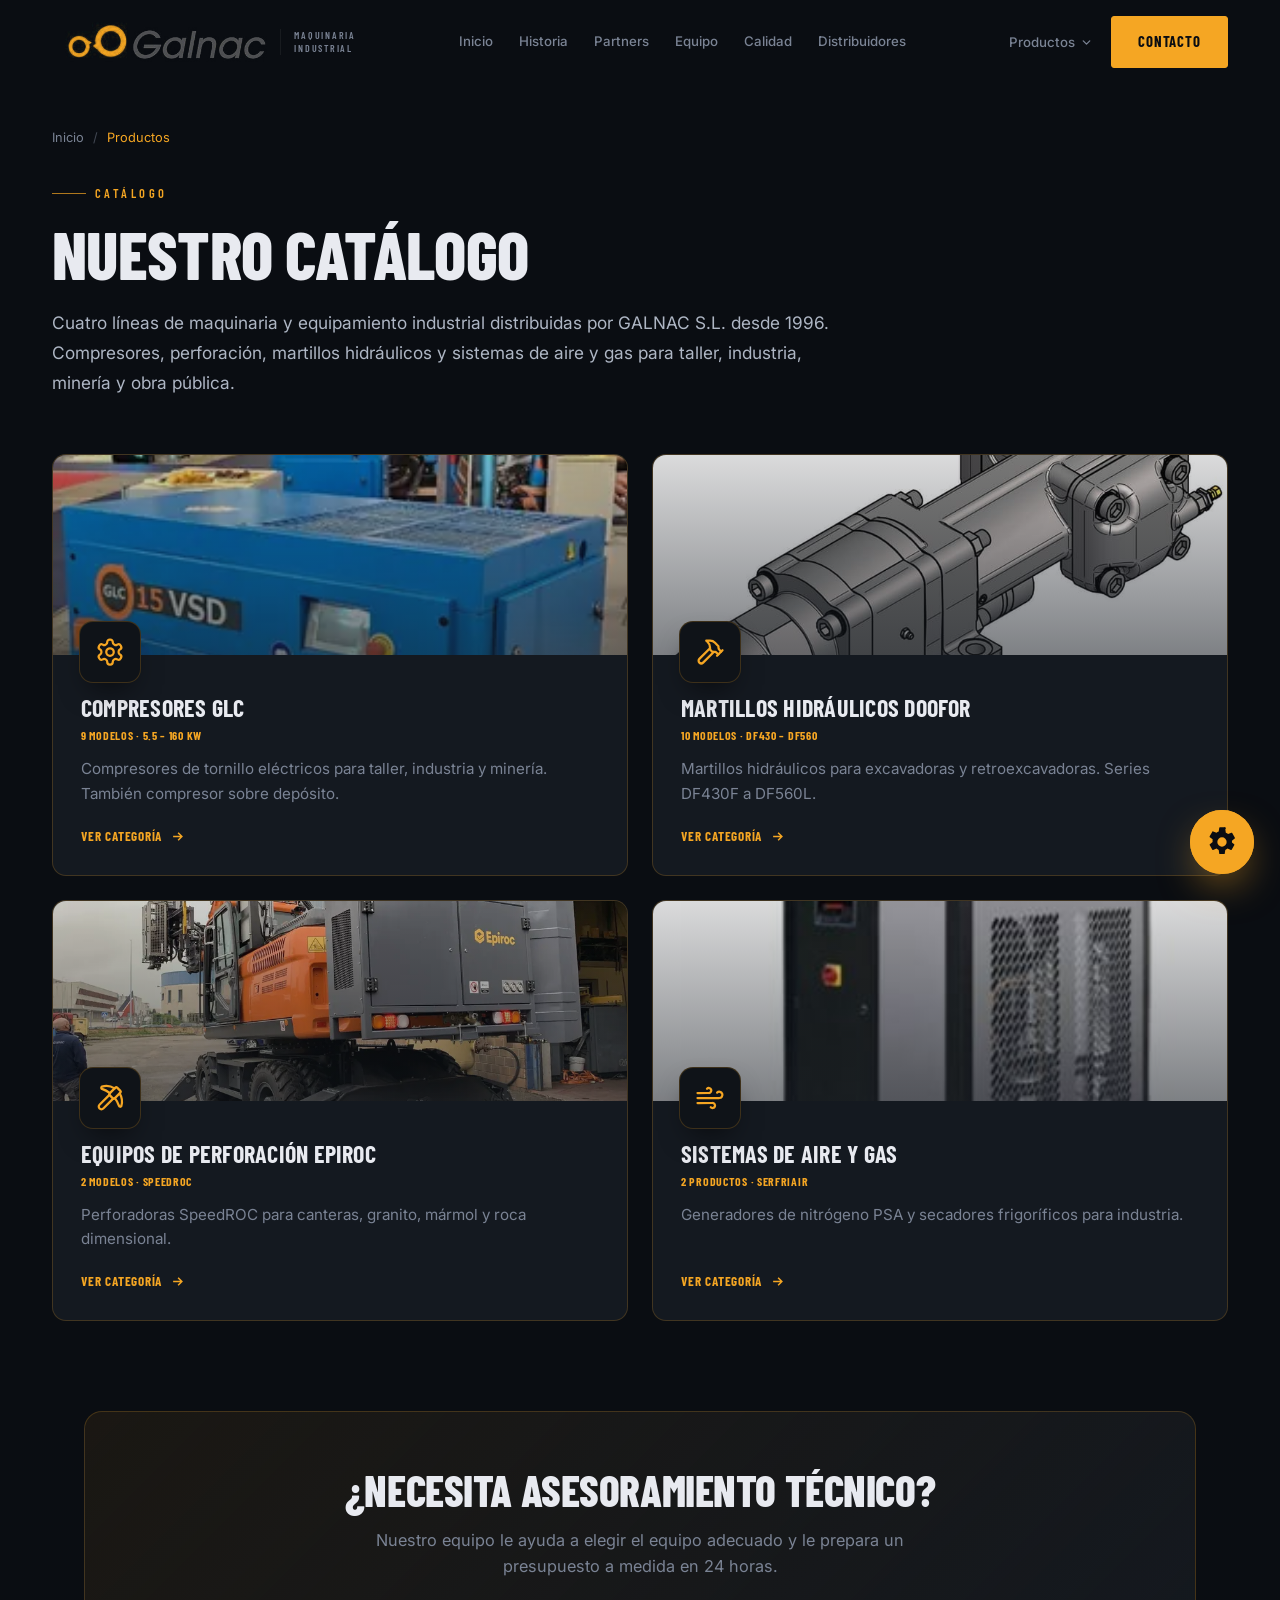
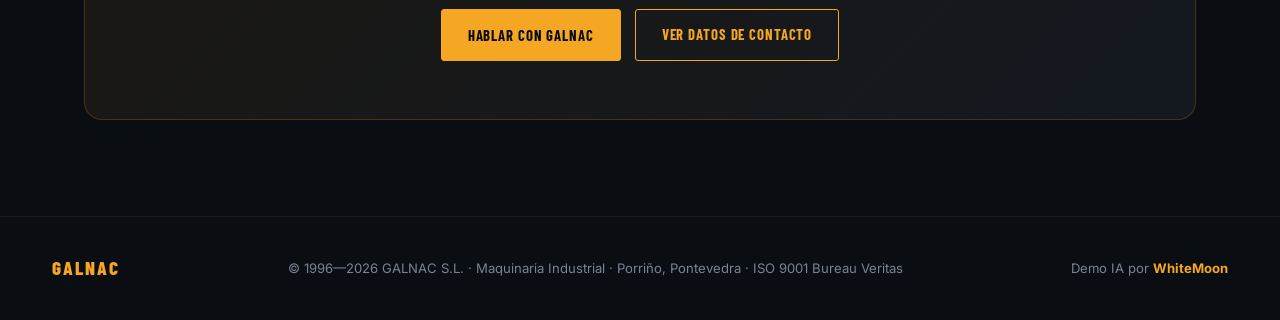
<file: productos/index.html>
<!DOCTYPE html>
<html lang="es">
<head>
<meta charset="UTF-8" />
<meta name="viewport" content="width=device-width, initial-scale=1.0" />
<title>Catálogo de productos · GALNAC S.L. — Maquinaria Industrial</title>
<meta name="description" content="Catálogo completo de GALNAC S.L.: compresores de tornillo GLC, martillos hidráulicos Doofor, equipos de perforación Epiroc y sistemas de aire y gas. Maquinaria industrial desde 1996." />
<meta name="theme-color" content="#0a0d12" />
<link rel="preconnect" href="https://fonts.googleapis.com" />
<link rel="preconnect" href="https://fonts.gstatic.com" crossorigin />
<link href="https://fonts.googleapis.com/css2?family=Barlow+Condensed:wght@500;600;700;800&family=Inter:wght@400;500;600&display=swap" rel="stylesheet" />
<link rel="stylesheet" href="galnac.css" />
</head>
<body>

<header class="nav" id="nav">
  <div class="wrap nav-inner">
    <a href="../index.html#top" class="nav-logo" aria-label="GALNAC inicio">
      <picture>
        <source srcset="../assets/logo-galnac.webp" type="image/webp" />
        <img class="logo-img" src="../assets/logo-galnac.png" alt="Galnac" width="202" height="40" />
      </picture>
      <span class="sep"></span>
      <small>Maquinaria<br>Industrial</small>
    </a>
    <nav class="nav-links">
      <a href="../index.html#top">Inicio</a>
      <a href="../index.html#historia">Historia</a>
      <a href="../index.html#partners">Partners</a>
      <a href="../index.html#equipo">Equipo</a>
      <a href="../index.html#calidad">Calidad</a>
      <a href="../index.html#distribuidores">Distribuidores</a>
    </nav>
    <div class="nav-cta">
      <div class="nav-dropdown">
        <a href="index.html" class="nav-link">Productos<svg class="chev" viewBox="0 0 24 24" fill="none" stroke="currentColor" stroke-width="2.4" stroke-linecap="round" stroke-linejoin="round"><path d="m6 9 6 6 6-6"/></svg></a>
        <div class="dropdown-menu">
          <a class="dropdown-item all" href="index.html">Ver todo el catálogo</a>
          <a class="dropdown-item" href="compresores.html">Compresores GLC</a>
          <a class="dropdown-item" href="martillos.html">Martillos Doofor</a>
          <a class="dropdown-item" href="perforacion.html">Equipos de Perforación</a>
          <a class="dropdown-item" href="aire-gas.html">Sistemas de Aire y Gas</a>
        </div>
      </div>
      <a href="../index.html#contacto" class="btn">Contacto</a>
      <div class="burger" id="burger" aria-label="Menú"><span></span><span></span><span></span></div>
    </div>
  </div>
</header>

<div class="mobile-menu" id="mobileMenu">
  <a href="../index.html#top">Inicio</a>
  <a href="../index.html#historia">Historia</a>
  <a href="index.html">Productos</a>
  <a href="../index.html#partners">Partners</a>
  <a href="../index.html#equipo">Equipo</a>
  <a href="../index.html#calidad">Calidad</a>
  <a href="../index.html#distribuidores">Distribuidores</a>
  <a href="../index.html#contacto">Contacto</a>
</div>

<main class="pp-main">
  <div class="crumb reveal">
    <a href="../index.html#top">Inicio</a><span class="sep">/</span><span class="cur">Productos</span>
  </div>
  <div class="pp-head reveal">
    <span class="eyebrow">Catálogo</span>
    <h1>Nuestro Catálogo</h1>
    <p class="lead">Cuatro líneas de maquinaria y equipamiento industrial distribuidas por GALNAC S.L. desde 1996. Compresores, perforación, martillos hidráulicos y sistemas de aire y gas para taller, industria, minería y obra pública.</p>
  </div>

  <div class="pp-section" style="padding-left:0;padding-right:0;padding-top:50px">
    <div class="catalog-grid">

      <a class="catalog-card reveal" href="compresores.html">
        <div class="catalog-media">
          <picture><source srcset="../assets/compresor.webp" type="image/webp" /><img src="../assets/compresor.jpeg" alt="Compresores Galnac GLC" loading="lazy" /></picture>
          <span class="catalog-badge"><svg viewBox="0 0 24 24" fill="none" stroke="currentColor" stroke-width="1.8" stroke-linecap="round" stroke-linejoin="round"><path d="M12.22 2h-.44a2 2 0 0 0-2 2v.18a2 2 0 0 1-1 1.73l-.43.25a2 2 0 0 1-2 0l-.15-.08a2 2 0 0 0-2.73.73l-.22.38a2 2 0 0 0 .73 2.73l.15.1a2 2 0 0 1 1 1.72v.51a2 2 0 0 1-1 1.74l-.15.09a2 2 0 0 0-.73 2.73l.22.38a2 2 0 0 0 2.73.73l.15-.08a2 2 0 0 1 2 0l.43.25a2 2 0 0 1 1 1.73V20a2 2 0 0 0 2 2h.44a2 2 0 0 0 2-2v-.18a2 2 0 0 1 1-1.73l.43-.25a2 2 0 0 1 2 0l.15.08a2 2 0 0 0 2.73-.73l.22-.39a2 2 0 0 0-.73-2.73l-.15-.08a2 2 0 0 1-1-1.74v-.5a2 2 0 0 1 1-1.74l.15-.09a2 2 0 0 0 .73-2.73l-.22-.38a2 2 0 0 0-2.73-.73l-.15.08a2 2 0 0 1-2 0l-.43-.25a2 2 0 0 1-1-1.73V4a2 2 0 0 0-2-2z"/><circle cx="12" cy="12" r="3"/></svg></span>
        </div>
        <div class="catalog-body">
          <h3>Compresores GLC</h3>
          <span class="count">9 modelos · 5.5 – 160 kW</span>
          <p>Compresores de tornillo eléctricos para taller, industria y minería. También compresor sobre depósito.</p>
          <span class="go">Ver categoría<svg viewBox="0 0 24 24" fill="none" stroke="currentColor" stroke-width="2.4"><path d="M5 12h14M13 6l6 6-6 6"/></svg></span>
        </div>
      </a>

      <a class="catalog-card reveal" href="martillos.html">
        <div class="catalog-media">
          <img src="https://nexusforgeia.github.io/WHITEMOON-GALNAC/assets/martillo-doofor.jpeg" alt="Martillo hidráulico Doofor DF430F" width="600" height="400" loading="lazy" />
          <span class="catalog-badge"><svg viewBox="0 0 24 24" fill="none" stroke="currentColor" stroke-width="1.8" stroke-linecap="round" stroke-linejoin="round"><path d="m15 12-8.5 8.5a2.12 2.12 0 1 1-3-3L12 9"/><path d="M17.64 15 22 10.64"/><path d="m20.91 11.7-1.25-1.25c-.6-.6-.93-1.4-.93-2.25v-.86L16.01 4.6a5.56 5.56 0 0 0-3.94-1.64H9l.92.82A6.18 6.18 0 0 1 12 8.4v1.56l2 2h2.47l2.26 1.91"/></svg></span>
        </div>
        <div class="catalog-body">
          <h3>Martillos hidráulicos Doofor</h3>
          <span class="count">10 modelos · DF430 – DF560</span>
          <p>Martillos hidráulicos para excavadoras y retroexcavadoras. Series DF430F a DF560L.</p>
          <span class="go">Ver categoría<svg viewBox="0 0 24 24" fill="none" stroke="currentColor" stroke-width="2.4"><path d="M5 12h14M13 6l6 6-6 6"/></svg></span>
        </div>
      </a>

      <a class="catalog-card reveal" href="perforacion.html">
        <div class="catalog-media">
          <picture><source srcset="../assets/maquina-epiroc.webp" type="image/webp" /><img src="../assets/maquina-epiroc.jpeg" alt="Equipos de perforación Epiroc" loading="lazy" /></picture>
          <span class="catalog-badge"><svg viewBox="0 0 24 24" fill="none" stroke="currentColor" stroke-width="1.8" stroke-linecap="round" stroke-linejoin="round"><path d="M14.531 12.469 6.619 20.38a1 1 0 1 1-3-3l7.912-7.912"/><path d="M15.686 4.314A12.5 12.5 0 0 0 5.461 2.958 1 1 0 0 0 5.58 4.71a22 22 0 0 1 6.318 3.393"/><path d="M17.7 3.7a1 1 0 0 0-1.4 0l-4.6 4.6a1 1 0 0 0 0 1.4l2.6 2.6a1 1 0 0 0 1.4 0l4.6-4.6a1 1 0 0 0 0-1.4z"/><path d="M19.686 8.314a12.501 12.501 0 0 1 1.356 10.225 1 1 0 0 1-1.751-.119 22 22 0 0 0-3.393-6.319"/></svg></span>
        </div>
        <div class="catalog-body">
          <h3>Equipos de perforación Epiroc</h3>
          <span class="count">2 modelos · SpeedROC</span>
          <p>Perforadoras SpeedROC para canteras, granito, mármol y roca dimensional.</p>
          <span class="go">Ver categoría<svg viewBox="0 0 24 24" fill="none" stroke="currentColor" stroke-width="2.4"><path d="M5 12h14M13 6l6 6-6 6"/></svg></span>
        </div>
      </a>

      <a class="catalog-card reveal" href="aire-gas.html">
        <div class="catalog-media">
          <img src="https://nexusforgeia.github.io/WHITEMOON-GALNAC/assets/secador-serfriair.jpeg" alt="Secador frigorífico SERFRIAIR MKE12500" width="600" height="400" loading="lazy" />
          <span class="catalog-badge"><svg viewBox="0 0 24 24" fill="none" stroke="currentColor" stroke-width="1.8" stroke-linecap="round" stroke-linejoin="round"><path d="M17.7 7.7a2.5 2.5 0 1 1 1.8 4.3H2"/><path d="M9.6 4.6A2 2 0 1 1 11 8H2"/><path d="M12.6 19.4A2 2 0 1 0 14 16H2"/></svg></span>
        </div>
        <div class="catalog-body">
          <h3>Sistemas de aire y gas</h3>
          <span class="count">2 productos · SERFRIAIR</span>
          <p>Generadores de nitrógeno PSA y secadores frigoríficos para industria.</p>
          <span class="go">Ver categoría<svg viewBox="0 0 24 24" fill="none" stroke="currentColor" stroke-width="2.4"><path d="M5 12h14M13 6l6 6-6 6"/></svg></span>
        </div>
      </a>

    </div>
  </div>

  <div class="pp-final reveal">
    <div class="pp-final-inner">
      <h2>¿Necesita asesoramiento técnico?</h2>
      <p>Nuestro equipo le ayuda a elegir el equipo adecuado y le prepara un presupuesto a medida en 24 horas.</p>
      <div class="pp-final-actions">
        <button class="btn" onclick="toggleChat()">Hablar con Galnac</button>
        <a class="btn ghost" href="../index.html#contacto">Ver datos de contacto</a>
      </div>
    </div>
  </div>
</main>

<footer class="foot">
  <div class="wrap foot-inner">
    <span class="foot-logo">GALNAC</span>
    <span>© 1996—2026 GALNAC S.L. · Maquinaria Industrial · Porriño, Pontevedra · ISO 9001 Bureau Veritas</span>
    <span class="foot-wm">Demo IA por <b>WhiteMoon</b></span>
  </div>
</footer>

<script src="galnac.js"></script>
</body>
</html>
</file>
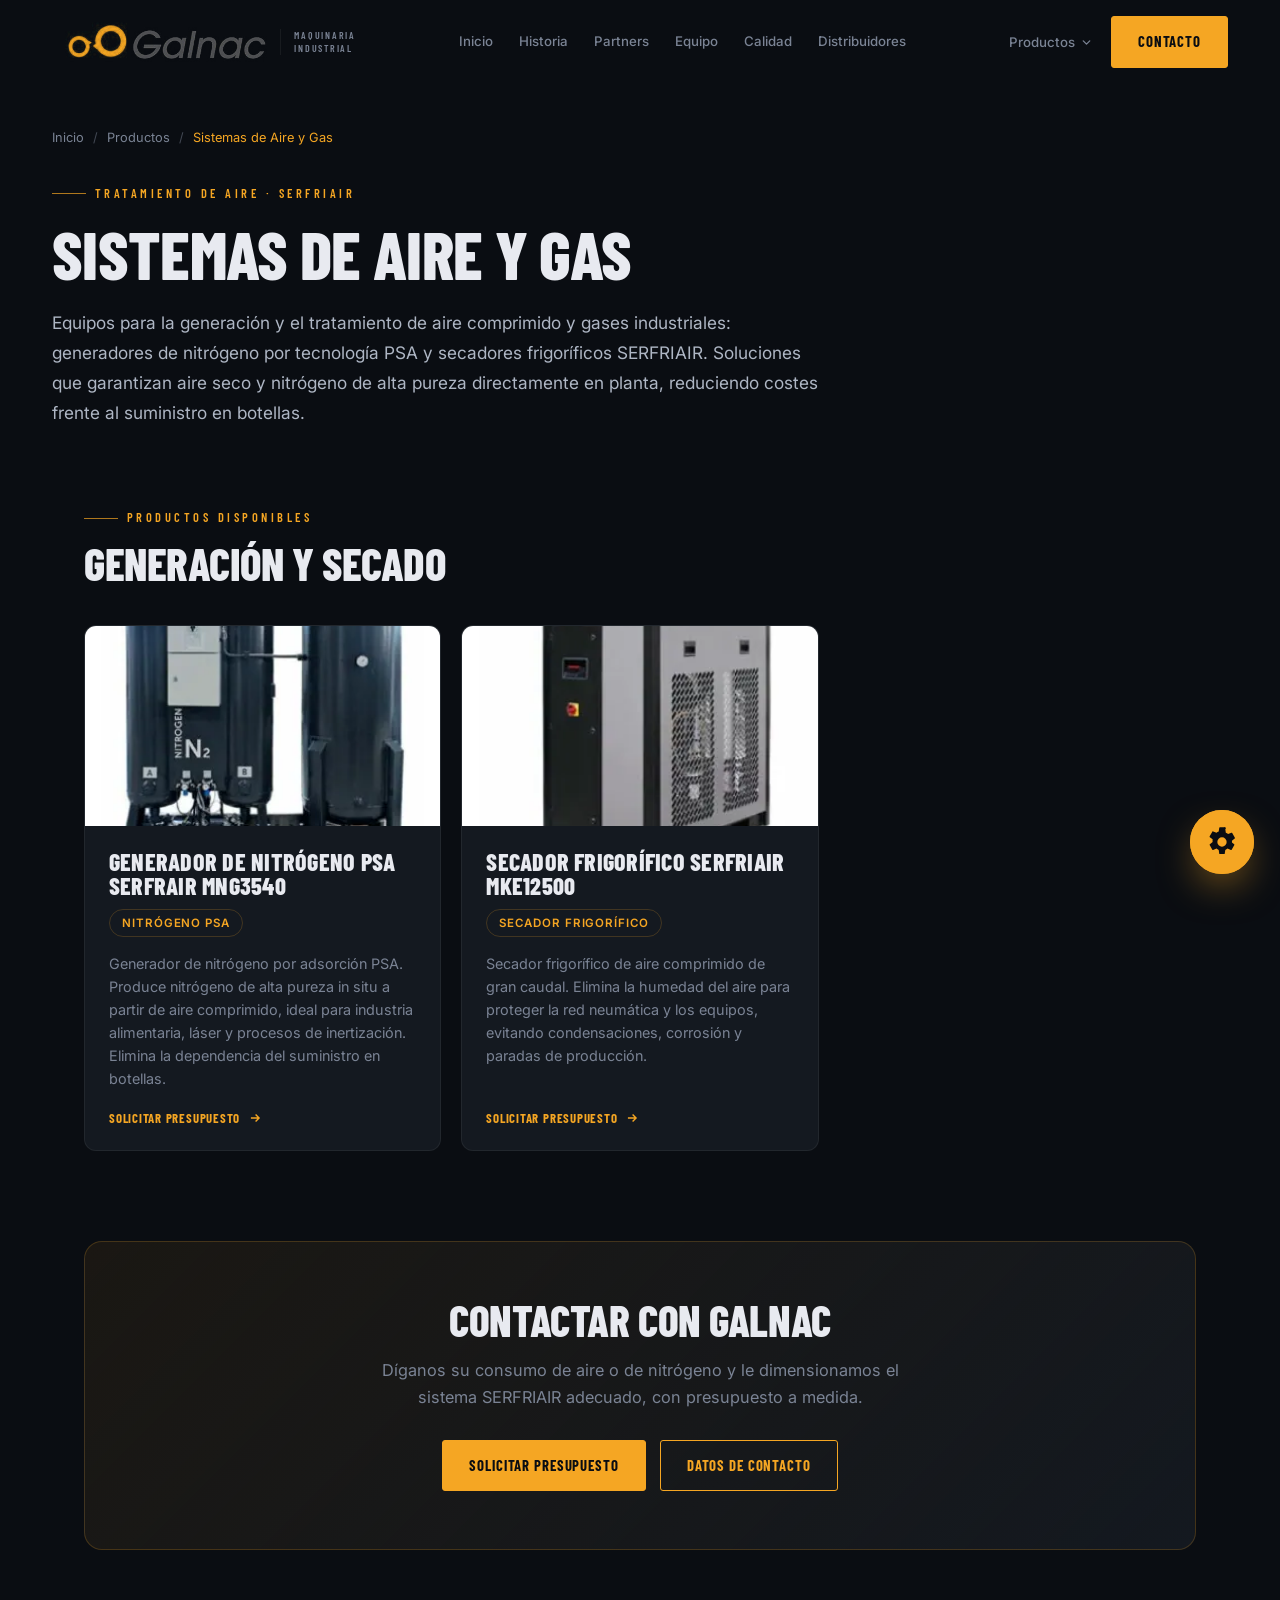
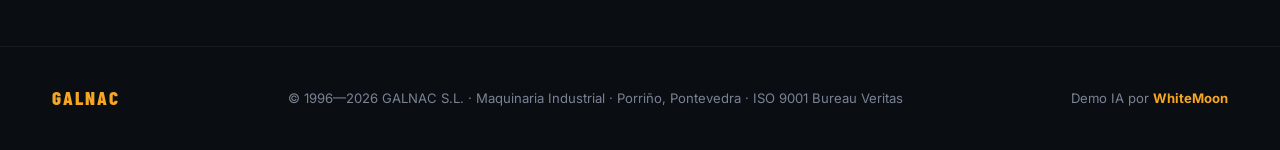
<file: productos/aire-gas.html>
<!DOCTYPE html>
<html lang="es">
<head>
<meta charset="UTF-8" />
<meta name="viewport" content="width=device-width, initial-scale=1.0" />
<title>Sistemas de Aire y Gas · Nitrógeno PSA y secadores SERFRIAIR — GALNAC S.L.</title>
<meta name="description" content="Sistemas de aire y gas distribuidos por GALNAC S.L.: generador de nitrógeno PSA SERFRAIR MNG3540 y secador frigorífico SERFRIAIR MKE12500. Solicite presupuesto." />
<meta name="theme-color" content="#0a0d12" />
<link rel="preconnect" href="https://fonts.googleapis.com" />
<link rel="preconnect" href="https://fonts.gstatic.com" crossorigin />
<link href="https://fonts.googleapis.com/css2?family=Barlow+Condensed:wght@500;600;700;800&family=Inter:wght@400;500;600&display=swap" rel="stylesheet" />
<link rel="stylesheet" href="galnac.css" />
</head>
<body>

<header class="nav" id="nav">
  <div class="wrap nav-inner">
    <a href="../index.html#top" class="nav-logo" aria-label="GALNAC inicio">
      <picture>
        <source srcset="../assets/logo-galnac.webp" type="image/webp" />
        <img class="logo-img" src="../assets/logo-galnac.png" alt="Galnac" width="202" height="40" />
      </picture>
      <span class="sep"></span>
      <small>Maquinaria<br>Industrial</small>
    </a>
    <nav class="nav-links">
      <a href="../index.html#top">Inicio</a>
      <a href="../index.html#historia">Historia</a>
      <a href="../index.html#partners">Partners</a>
      <a href="../index.html#equipo">Equipo</a>
      <a href="../index.html#calidad">Calidad</a>
      <a href="../index.html#distribuidores">Distribuidores</a>
    </nav>
    <div class="nav-cta">
      <div class="nav-dropdown">
        <a href="index.html" class="nav-link">Productos<svg class="chev" viewBox="0 0 24 24" fill="none" stroke="currentColor" stroke-width="2.4" stroke-linecap="round" stroke-linejoin="round"><path d="m6 9 6 6 6-6"/></svg></a>
        <div class="dropdown-menu">
          <a class="dropdown-item all" href="index.html">Ver todo el catálogo</a>
          <a class="dropdown-item" href="compresores.html">Compresores GLC</a>
          <a class="dropdown-item" href="martillos.html">Martillos Doofor</a>
          <a class="dropdown-item" href="perforacion.html">Equipos de Perforación</a>
          <a class="dropdown-item" href="aire-gas.html">Sistemas de Aire y Gas</a>
        </div>
      </div>
      <a href="../index.html#contacto" class="btn">Contacto</a>
      <div class="burger" id="burger" aria-label="Menú"><span></span><span></span><span></span></div>
    </div>
  </div>
</header>

<div class="mobile-menu" id="mobileMenu">
  <a href="../index.html#top">Inicio</a>
  <a href="../index.html#historia">Historia</a>
  <a href="index.html">Productos</a>
  <a href="../index.html#partners">Partners</a>
  <a href="../index.html#equipo">Equipo</a>
  <a href="../index.html#calidad">Calidad</a>
  <a href="../index.html#distribuidores">Distribuidores</a>
  <a href="../index.html#contacto">Contacto</a>
</div>

<main class="pp-main">
  <div class="crumb reveal">
    <a href="../index.html#top">Inicio</a><span class="sep">/</span><a href="index.html">Productos</a><span class="sep">/</span><span class="cur">Sistemas de Aire y Gas</span>
  </div>
  <div class="pp-head reveal">
    <span class="eyebrow">Tratamiento de aire · SERFRIAIR</span>
    <h1>Sistemas de Aire y Gas</h1>
    <p class="lead">Equipos para la generación y el tratamiento de aire comprimido y gases industriales: generadores de nitrógeno por tecnología PSA y secadores frigoríficos SERFRIAIR. Soluciones que garantizan aire seco y nitrógeno de alta pureza directamente en planta, reduciendo costes frente al suministro en botellas.</p>
  </div>

  <section class="pp-section">
    <div class="sec-head reveal">
      <span class="eyebrow">Productos disponibles</span>
      <h2>Generación y secado</h2>
    </div>
    <div class="model-grid">

      <article class="model-card reveal">
        <div class="mmedia"><picture><source srcset="../assets/generador-nitrogeno.webp" type="image/webp" /><img src="../assets/generador-nitrogeno.jpeg" alt="Generador de nitrógeno SERFRAIR MNG3540" loading="lazy" /></picture></div>
        <div class="mbody">
        <div class="mname">Generador de nitrógeno PSA SERFRAIR MNG3540</div>
        <span class="mspec">Nitrógeno PSA</span>
        <p class="mdesc">Generador de nitrógeno por adsorción PSA. Produce nitrógeno de alta pureza in situ a partir de aire comprimido, ideal para industria alimentaria, láser y procesos de inertización. Elimina la dependencia del suministro en botellas.</p>
        <button class="mcta" onclick="askPresupuesto('generador de nitrógeno PSA SERFRAIR MNG3540')">Solicitar presupuesto<svg viewBox="0 0 24 24" fill="none" stroke="currentColor" stroke-width="2.4"><path d="M5 12h14M13 6l6 6-6 6"/></svg></button>
              </div>
      </article>

      <article class="model-card reveal">
        <div class="mmedia"><picture><source srcset="../assets/secador-serfriair.webp" type="image/webp" /><img src="../assets/secador-serfriair.jpeg" alt="Secador frigorífico SERFRIAIR MKE12500" loading="lazy" /></picture></div>
        <div class="mbody">
        <div class="mname">Secador frigorífico SERFRIAIR MKE12500</div>
        <span class="mspec">Secador frigorífico</span>
        <p class="mdesc">Secador frigorífico de aire comprimido de gran caudal. Elimina la humedad del aire para proteger la red neumática y los equipos, evitando condensaciones, corrosión y paradas de producción.</p>
        <button class="mcta" onclick="askPresupuesto('secador frigorífico SERFRIAIR MKE12500')">Solicitar presupuesto<svg viewBox="0 0 24 24" fill="none" stroke="currentColor" stroke-width="2.4"><path d="M5 12h14M13 6l6 6-6 6"/></svg></button>
              </div>
      </article>

    </div>
  </section>

  <div class="pp-final reveal">
    <div class="pp-final-inner">
      <h2>Contactar con Galnac</h2>
      <p>Díganos su consumo de aire o de nitrógeno y le dimensionamos el sistema SERFRIAIR adecuado, con presupuesto a medida.</p>
      <div class="pp-final-actions">
        <button class="btn" onclick="askPresupuesto('sistemas de aire y gas SERFRIAIR')">Solicitar presupuesto</button>
        <a class="btn ghost" href="../index.html#contacto">Datos de contacto</a>
      </div>
    </div>
  </div>
</main>

<footer class="foot">
  <div class="wrap foot-inner">
    <span class="foot-logo">GALNAC</span>
    <span>© 1996—2026 GALNAC S.L. · Maquinaria Industrial · Porriño, Pontevedra · ISO 9001 Bureau Veritas</span>
    <span class="foot-wm">Demo IA por <b>WhiteMoon</b></span>
  </div>
</footer>

<script src="galnac.js"></script>
</body>
</html>
</file>
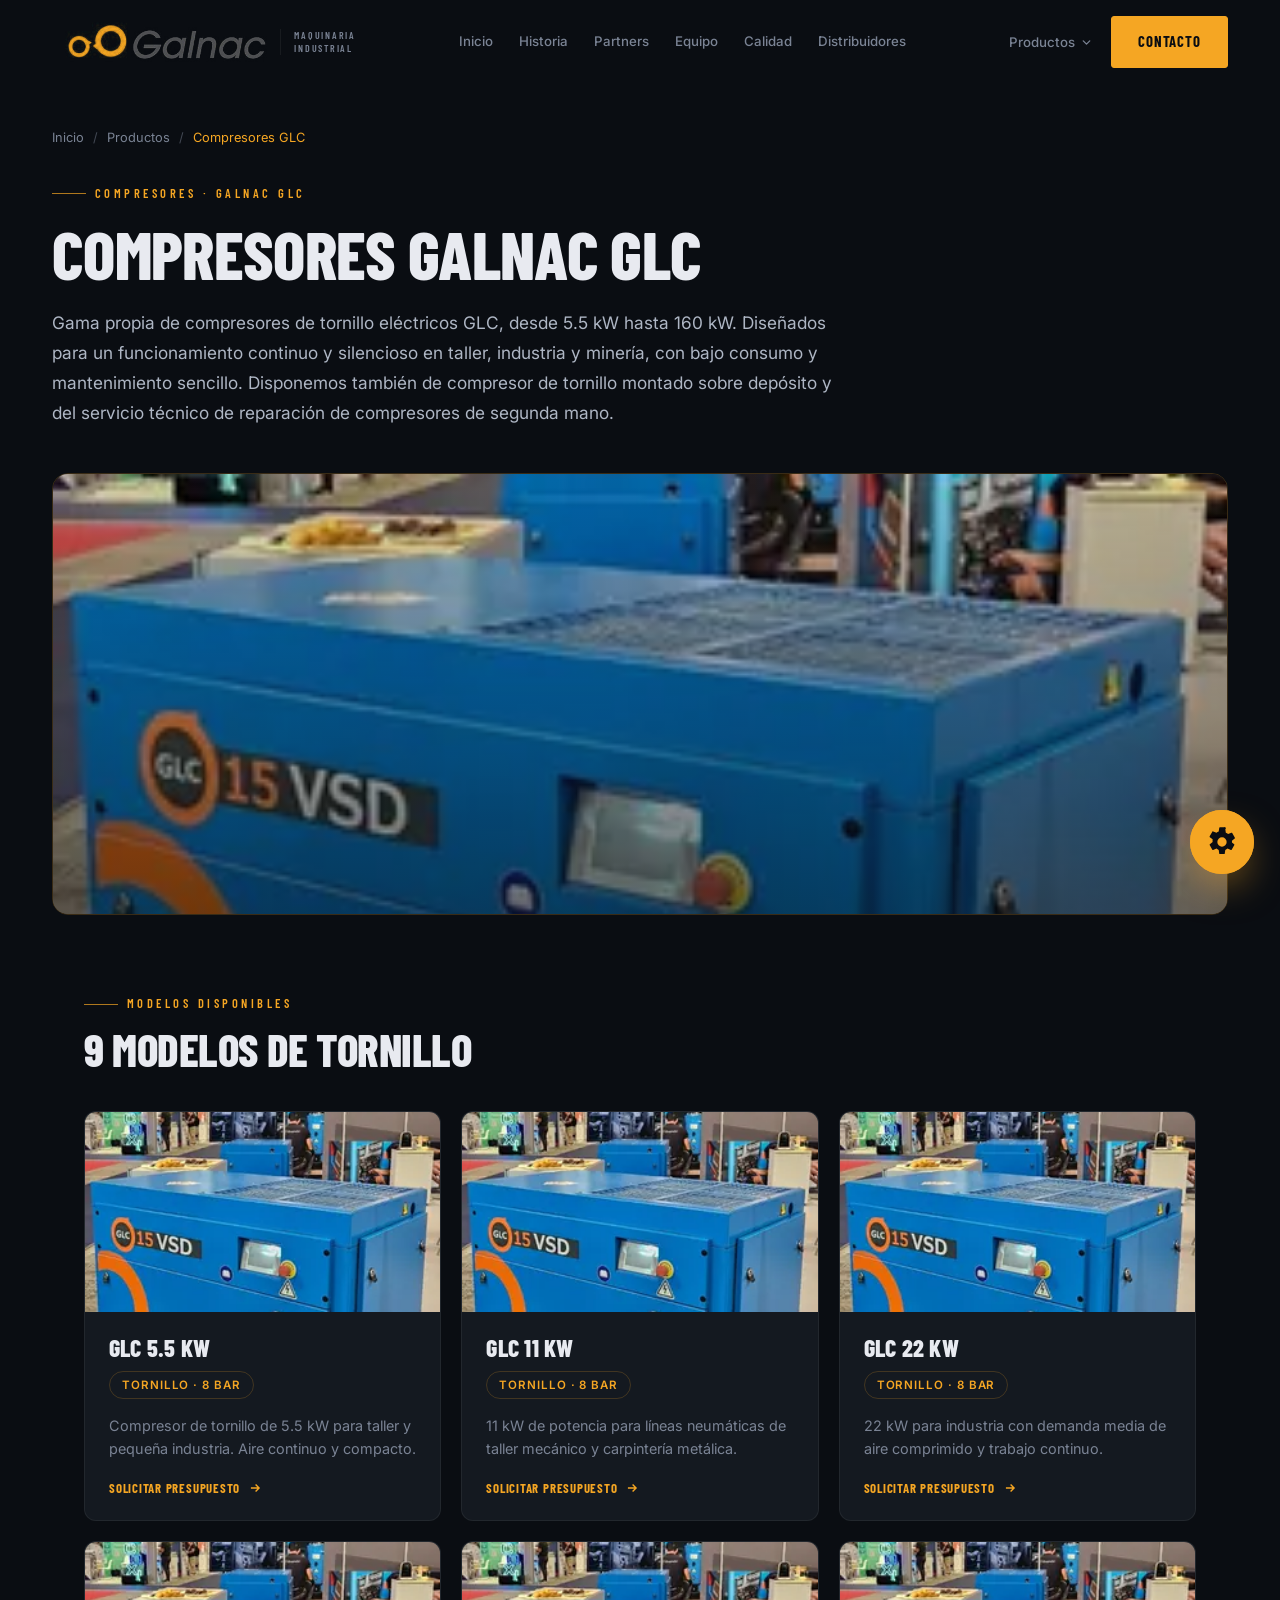
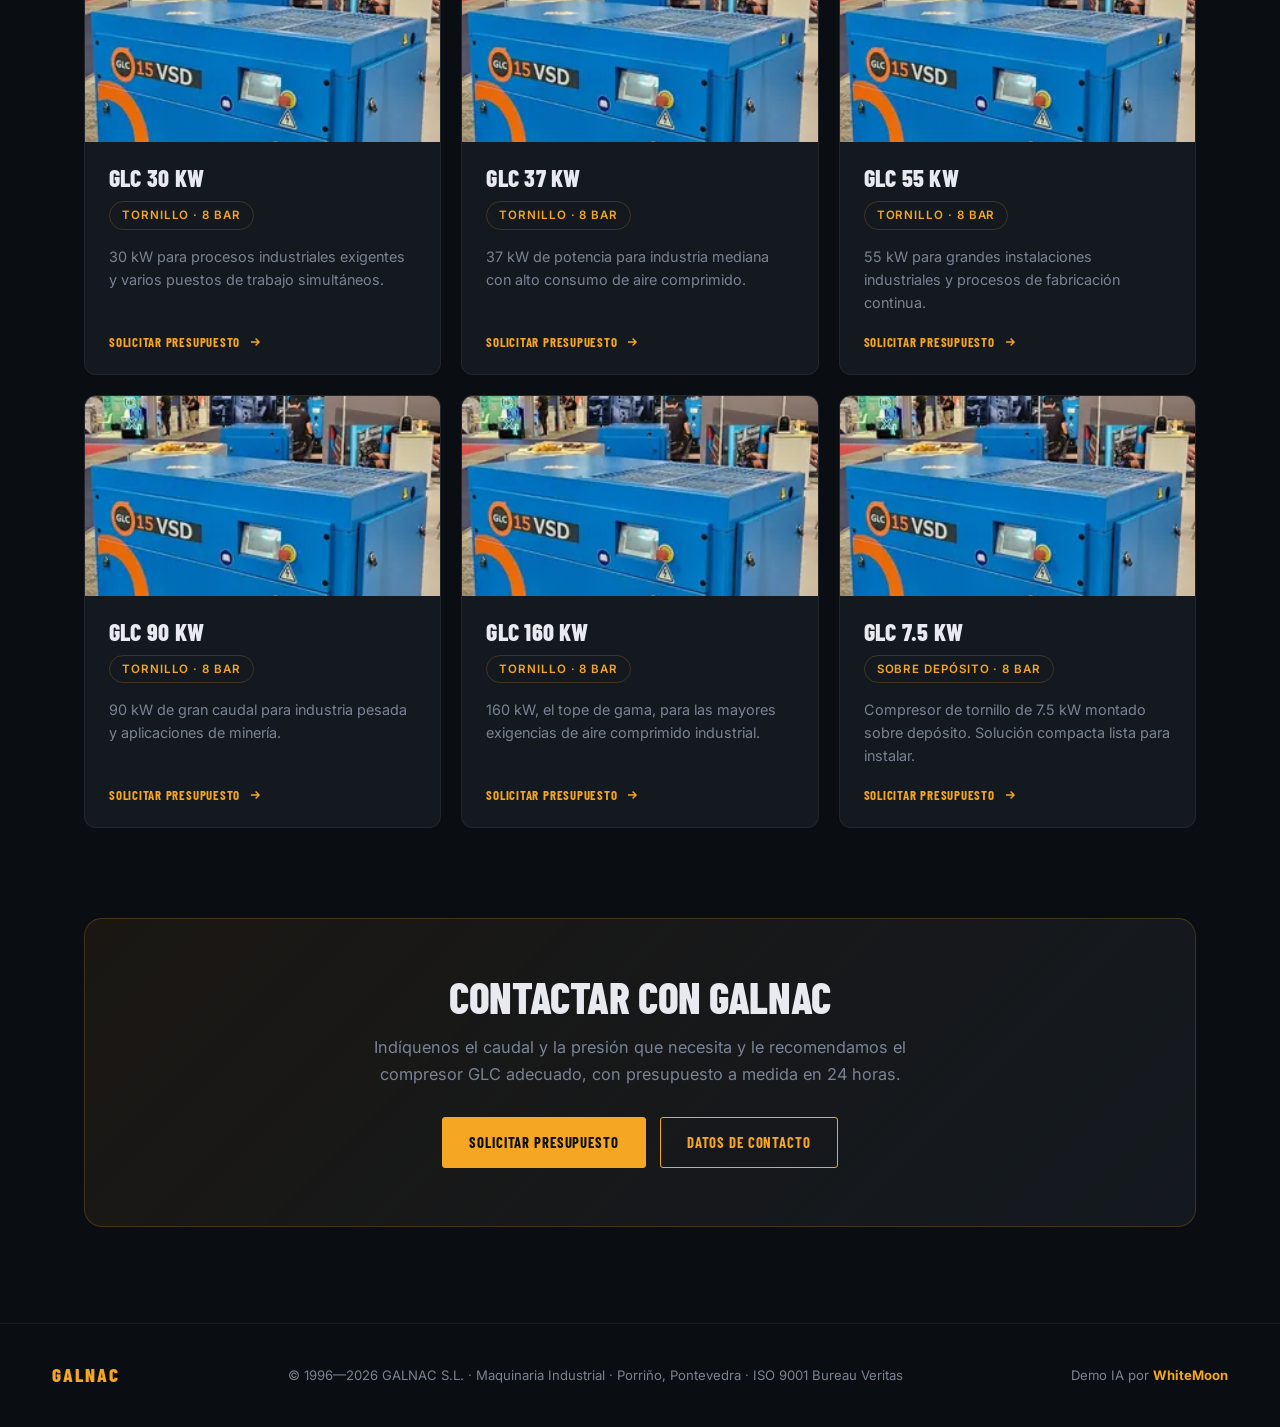
<file: productos/compresores.html>
<!DOCTYPE html>
<html lang="es">
<head>
<meta charset="UTF-8" />
<meta name="viewport" content="width=device-width, initial-scale=1.0" />
<title>Compresores Galnac GLC · Tornillo eléctrico 5.5–160 kW — GALNAC S.L.</title>
<meta name="description" content="Compresores de tornillo eléctricos Galnac GLC desde 5.5 kW hasta 160 kW, más compresor sobre depósito de 7.5 kW. Para taller, industria y minería. Solicite presupuesto a GALNAC S.L." />
<meta name="theme-color" content="#0a0d12" />
<link rel="preconnect" href="https://fonts.googleapis.com" />
<link rel="preconnect" href="https://fonts.gstatic.com" crossorigin />
<link href="https://fonts.googleapis.com/css2?family=Barlow+Condensed:wght@500;600;700;800&family=Inter:wght@400;500;600&display=swap" rel="stylesheet" />
<link rel="stylesheet" href="galnac.css" />
</head>
<body>

<header class="nav" id="nav">
  <div class="wrap nav-inner">
    <a href="../index.html#top" class="nav-logo" aria-label="GALNAC inicio">
      <picture>
        <source srcset="../assets/logo-galnac.webp" type="image/webp" />
        <img class="logo-img" src="../assets/logo-galnac.png" alt="Galnac" width="202" height="40" />
      </picture>
      <span class="sep"></span>
      <small>Maquinaria<br>Industrial</small>
    </a>
    <nav class="nav-links">
      <a href="../index.html#top">Inicio</a>
      <a href="../index.html#historia">Historia</a>
      <a href="../index.html#partners">Partners</a>
      <a href="../index.html#equipo">Equipo</a>
      <a href="../index.html#calidad">Calidad</a>
      <a href="../index.html#distribuidores">Distribuidores</a>
    </nav>
    <div class="nav-cta">
      <div class="nav-dropdown">
        <a href="index.html" class="nav-link">Productos<svg class="chev" viewBox="0 0 24 24" fill="none" stroke="currentColor" stroke-width="2.4" stroke-linecap="round" stroke-linejoin="round"><path d="m6 9 6 6 6-6"/></svg></a>
        <div class="dropdown-menu">
          <a class="dropdown-item all" href="index.html">Ver todo el catálogo</a>
          <a class="dropdown-item" href="compresores.html">Compresores GLC</a>
          <a class="dropdown-item" href="martillos.html">Martillos Doofor</a>
          <a class="dropdown-item" href="perforacion.html">Equipos de Perforación</a>
          <a class="dropdown-item" href="aire-gas.html">Sistemas de Aire y Gas</a>
        </div>
      </div>
      <a href="../index.html#contacto" class="btn">Contacto</a>
      <div class="burger" id="burger" aria-label="Menú"><span></span><span></span><span></span></div>
    </div>
  </div>
</header>

<div class="mobile-menu" id="mobileMenu">
  <a href="../index.html#top">Inicio</a>
  <a href="../index.html#historia">Historia</a>
  <a href="index.html">Productos</a>
  <a href="../index.html#partners">Partners</a>
  <a href="../index.html#equipo">Equipo</a>
  <a href="../index.html#calidad">Calidad</a>
  <a href="../index.html#distribuidores">Distribuidores</a>
  <a href="../index.html#contacto">Contacto</a>
</div>

<main class="pp-main">
  <div class="crumb reveal">
    <a href="../index.html#top">Inicio</a><span class="sep">/</span><a href="index.html">Productos</a><span class="sep">/</span><span class="cur">Compresores GLC</span>
  </div>
  <div class="pp-head reveal">
    <span class="eyebrow">Compresores · Galnac GLC</span>
    <h1>Compresores Galnac GLC</h1>
    <p class="lead">Gama propia de compresores de tornillo eléctricos GLC, desde 5.5 kW hasta 160 kW. Diseñados para un funcionamiento continuo y silencioso en taller, industria y minería, con bajo consumo y mantenimiento sencillo. Disponemos también de compresor de tornillo montado sobre depósito y del servicio técnico de reparación de compresores de segunda mano.</p>
  </div>
  <div class="pp-banner reveal">
    <picture><source srcset="../assets/compresor.webp" type="image/webp" /><img src="../assets/compresor.jpeg" alt="Compresor Galnac GLC 15 VSD" loading="lazy" /></picture>
  </div>

  <section class="pp-section">
    <div class="sec-head reveal">
      <span class="eyebrow">Modelos disponibles</span>
      <h2>9 modelos de tornillo</h2>
    </div>
    <div class="model-grid">

      <article class="model-card reveal">
        <div class="mmedia"><picture><source srcset="../assets/compresor.webp" type="image/webp" /><img src="../assets/compresor.jpeg" alt="Compresor Galnac GLC" loading="lazy" /></picture></div>
        <div class="mbody">
        <div class="mname">GLC 5.5 kW</div>
        <span class="mspec">Tornillo · 8 bar</span>
        <p class="mdesc">Compresor de tornillo de 5.5 kW para taller y pequeña industria. Aire continuo y compacto.</p>
        <button class="mcta" onclick="askPresupuesto('compresor Galnac GLC 5.5 kW')">Solicitar presupuesto<svg viewBox="0 0 24 24" fill="none" stroke="currentColor" stroke-width="2.4"><path d="M5 12h14M13 6l6 6-6 6"/></svg></button>
              </div>
      </article>

      <article class="model-card reveal">
        <div class="mmedia"><picture><source srcset="../assets/compresor.webp" type="image/webp" /><img src="../assets/compresor.jpeg" alt="Compresor Galnac GLC" loading="lazy" /></picture></div>
        <div class="mbody">
        <div class="mname">GLC 11 kW</div>
        <span class="mspec">Tornillo · 8 bar</span>
        <p class="mdesc">11 kW de potencia para líneas neumáticas de taller mecánico y carpintería metálica.</p>
        <button class="mcta" onclick="askPresupuesto('compresor Galnac GLC 11 kW')">Solicitar presupuesto<svg viewBox="0 0 24 24" fill="none" stroke="currentColor" stroke-width="2.4"><path d="M5 12h14M13 6l6 6-6 6"/></svg></button>
              </div>
      </article>

      <article class="model-card reveal">
        <div class="mmedia"><picture><source srcset="../assets/compresor.webp" type="image/webp" /><img src="../assets/compresor.jpeg" alt="Compresor Galnac GLC" loading="lazy" /></picture></div>
        <div class="mbody">
        <div class="mname">GLC 22 kW</div>
        <span class="mspec">Tornillo · 8 bar</span>
        <p class="mdesc">22 kW para industria con demanda media de aire comprimido y trabajo continuo.</p>
        <button class="mcta" onclick="askPresupuesto('compresor Galnac GLC 22 kW')">Solicitar presupuesto<svg viewBox="0 0 24 24" fill="none" stroke="currentColor" stroke-width="2.4"><path d="M5 12h14M13 6l6 6-6 6"/></svg></button>
              </div>
      </article>

      <article class="model-card reveal">
        <div class="mmedia"><picture><source srcset="../assets/compresor.webp" type="image/webp" /><img src="../assets/compresor.jpeg" alt="Compresor Galnac GLC" loading="lazy" /></picture></div>
        <div class="mbody">
        <div class="mname">GLC 30 kW</div>
        <span class="mspec">Tornillo · 8 bar</span>
        <p class="mdesc">30 kW para procesos industriales exigentes y varios puestos de trabajo simultáneos.</p>
        <button class="mcta" onclick="askPresupuesto('compresor Galnac GLC 30 kW')">Solicitar presupuesto<svg viewBox="0 0 24 24" fill="none" stroke="currentColor" stroke-width="2.4"><path d="M5 12h14M13 6l6 6-6 6"/></svg></button>
              </div>
      </article>

      <article class="model-card reveal">
        <div class="mmedia"><picture><source srcset="../assets/compresor.webp" type="image/webp" /><img src="../assets/compresor.jpeg" alt="Compresor Galnac GLC" loading="lazy" /></picture></div>
        <div class="mbody">
        <div class="mname">GLC 37 kW</div>
        <span class="mspec">Tornillo · 8 bar</span>
        <p class="mdesc">37 kW de potencia para industria mediana con alto consumo de aire comprimido.</p>
        <button class="mcta" onclick="askPresupuesto('compresor Galnac GLC 37 kW')">Solicitar presupuesto<svg viewBox="0 0 24 24" fill="none" stroke="currentColor" stroke-width="2.4"><path d="M5 12h14M13 6l6 6-6 6"/></svg></button>
              </div>
      </article>

      <article class="model-card reveal">
        <div class="mmedia"><picture><source srcset="../assets/compresor.webp" type="image/webp" /><img src="../assets/compresor.jpeg" alt="Compresor Galnac GLC" loading="lazy" /></picture></div>
        <div class="mbody">
        <div class="mname">GLC 55 kW</div>
        <span class="mspec">Tornillo · 8 bar</span>
        <p class="mdesc">55 kW para grandes instalaciones industriales y procesos de fabricación continua.</p>
        <button class="mcta" onclick="askPresupuesto('compresor Galnac GLC 55 kW')">Solicitar presupuesto<svg viewBox="0 0 24 24" fill="none" stroke="currentColor" stroke-width="2.4"><path d="M5 12h14M13 6l6 6-6 6"/></svg></button>
              </div>
      </article>

      <article class="model-card reveal">
        <div class="mmedia"><picture><source srcset="../assets/compresor.webp" type="image/webp" /><img src="../assets/compresor.jpeg" alt="Compresor Galnac GLC" loading="lazy" /></picture></div>
        <div class="mbody">
        <div class="mname">GLC 90 kW</div>
        <span class="mspec">Tornillo · 8 bar</span>
        <p class="mdesc">90 kW de gran caudal para industria pesada y aplicaciones de minería.</p>
        <button class="mcta" onclick="askPresupuesto('compresor Galnac GLC 90 kW')">Solicitar presupuesto<svg viewBox="0 0 24 24" fill="none" stroke="currentColor" stroke-width="2.4"><path d="M5 12h14M13 6l6 6-6 6"/></svg></button>
              </div>
      </article>

      <article class="model-card reveal">
        <div class="mmedia"><picture><source srcset="../assets/compresor.webp" type="image/webp" /><img src="../assets/compresor.jpeg" alt="Compresor Galnac GLC" loading="lazy" /></picture></div>
        <div class="mbody">
        <div class="mname">GLC 160 kW</div>
        <span class="mspec">Tornillo · 8 bar</span>
        <p class="mdesc">160 kW, el tope de gama, para las mayores exigencias de aire comprimido industrial.</p>
        <button class="mcta" onclick="askPresupuesto('compresor Galnac GLC 160 kW')">Solicitar presupuesto<svg viewBox="0 0 24 24" fill="none" stroke="currentColor" stroke-width="2.4"><path d="M5 12h14M13 6l6 6-6 6"/></svg></button>
              </div>
      </article>

      <article class="model-card reveal">
        <div class="mmedia"><picture><source srcset="../assets/compresor.webp" type="image/webp" /><img src="../assets/compresor.jpeg" alt="Compresor Galnac GLC" loading="lazy" /></picture></div>
        <div class="mbody">
        <div class="mname">GLC 7.5 kW</div>
        <span class="mspec">Sobre depósito · 8 bar</span>
        <p class="mdesc">Compresor de tornillo de 7.5 kW montado sobre depósito. Solución compacta lista para instalar.</p>
        <button class="mcta" onclick="askPresupuesto('compresor Galnac GLC 7.5 kW sobre depósito')">Solicitar presupuesto<svg viewBox="0 0 24 24" fill="none" stroke="currentColor" stroke-width="2.4"><path d="M5 12h14M13 6l6 6-6 6"/></svg></button>
              </div>
      </article>

    </div>
  </section>

  <div class="pp-final reveal">
    <div class="pp-final-inner">
      <h2>Contactar con Galnac</h2>
      <p>Indíquenos el caudal y la presión que necesita y le recomendamos el compresor GLC adecuado, con presupuesto a medida en 24 horas.</p>
      <div class="pp-final-actions">
        <button class="btn" onclick="askPresupuesto('compresores Galnac GLC')">Solicitar presupuesto</button>
        <a class="btn ghost" href="../index.html#contacto">Datos de contacto</a>
      </div>
    </div>
  </div>
</main>

<footer class="foot">
  <div class="wrap foot-inner">
    <span class="foot-logo">GALNAC</span>
    <span>© 1996—2026 GALNAC S.L. · Maquinaria Industrial · Porriño, Pontevedra · ISO 9001 Bureau Veritas</span>
    <span class="foot-wm">Demo IA por <b>WhiteMoon</b></span>
  </div>
</footer>

<script src="galnac.js"></script>
</body>
</html>
</file>
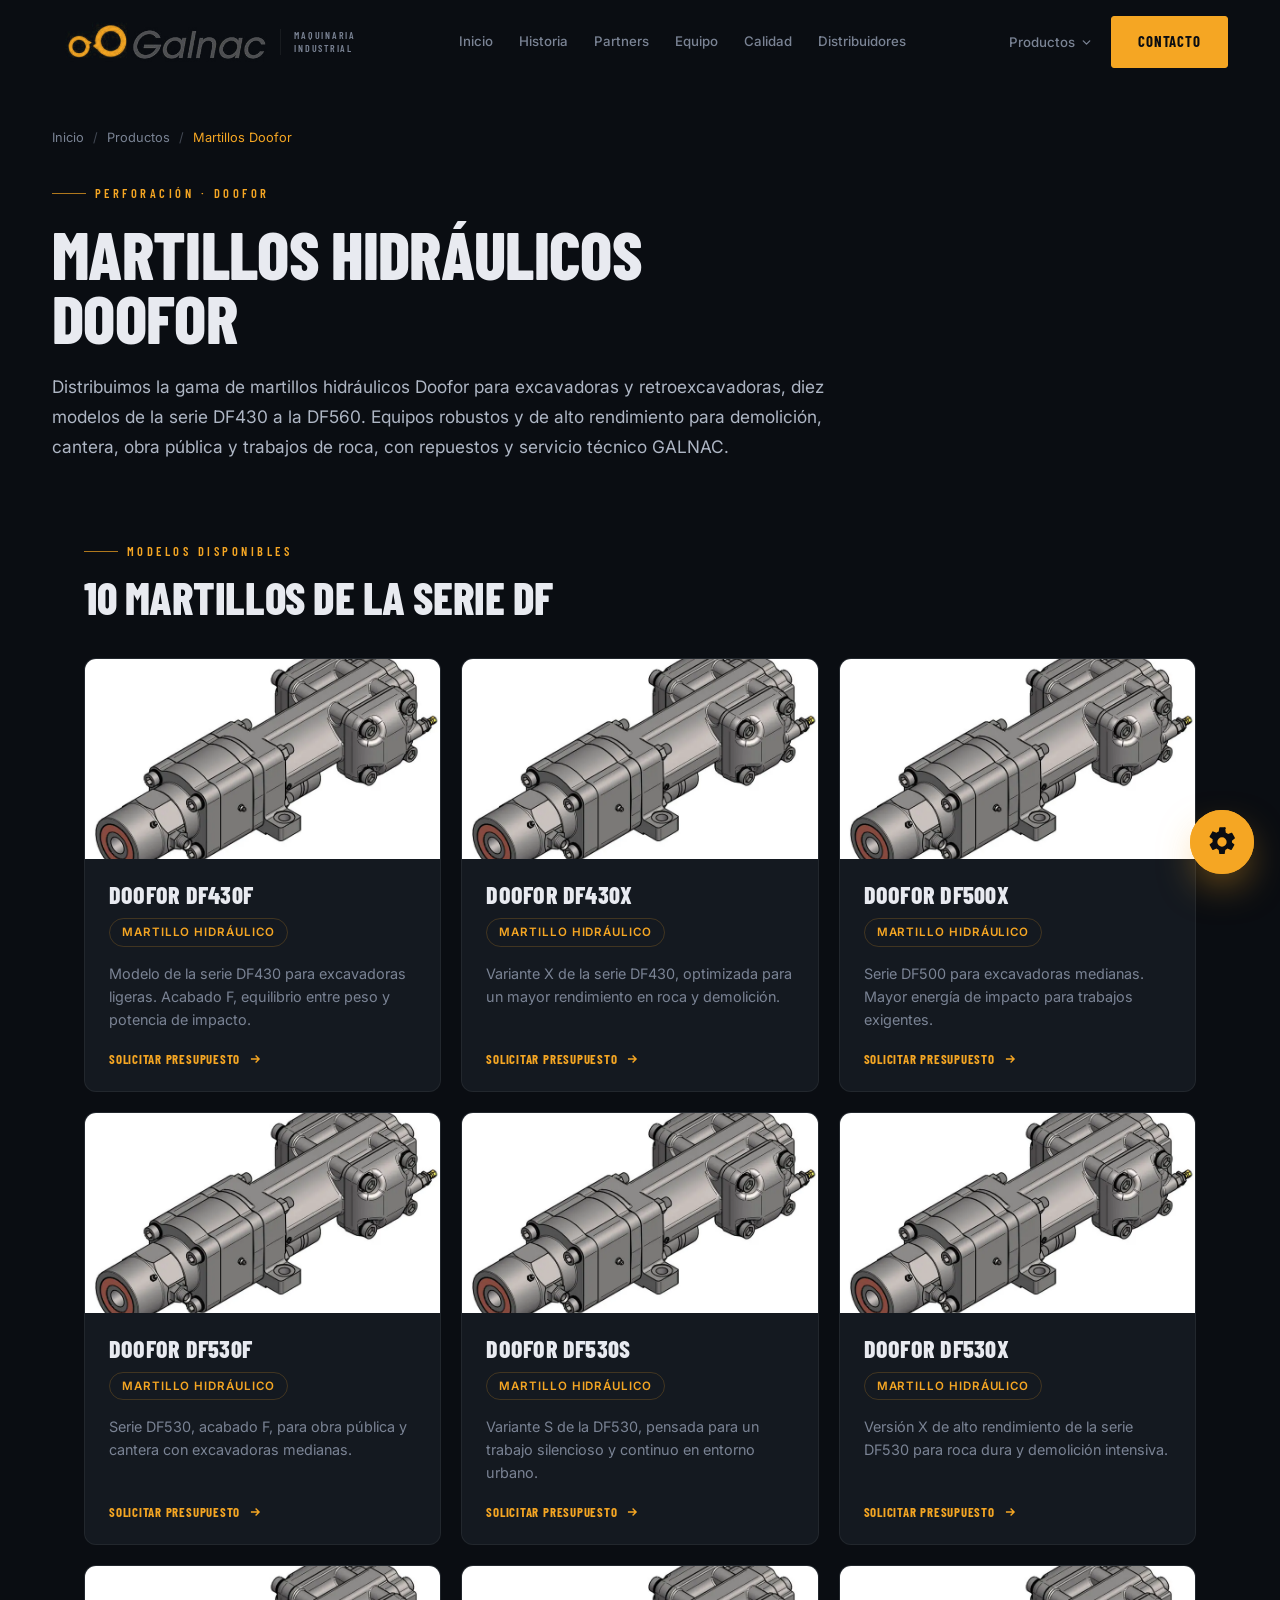
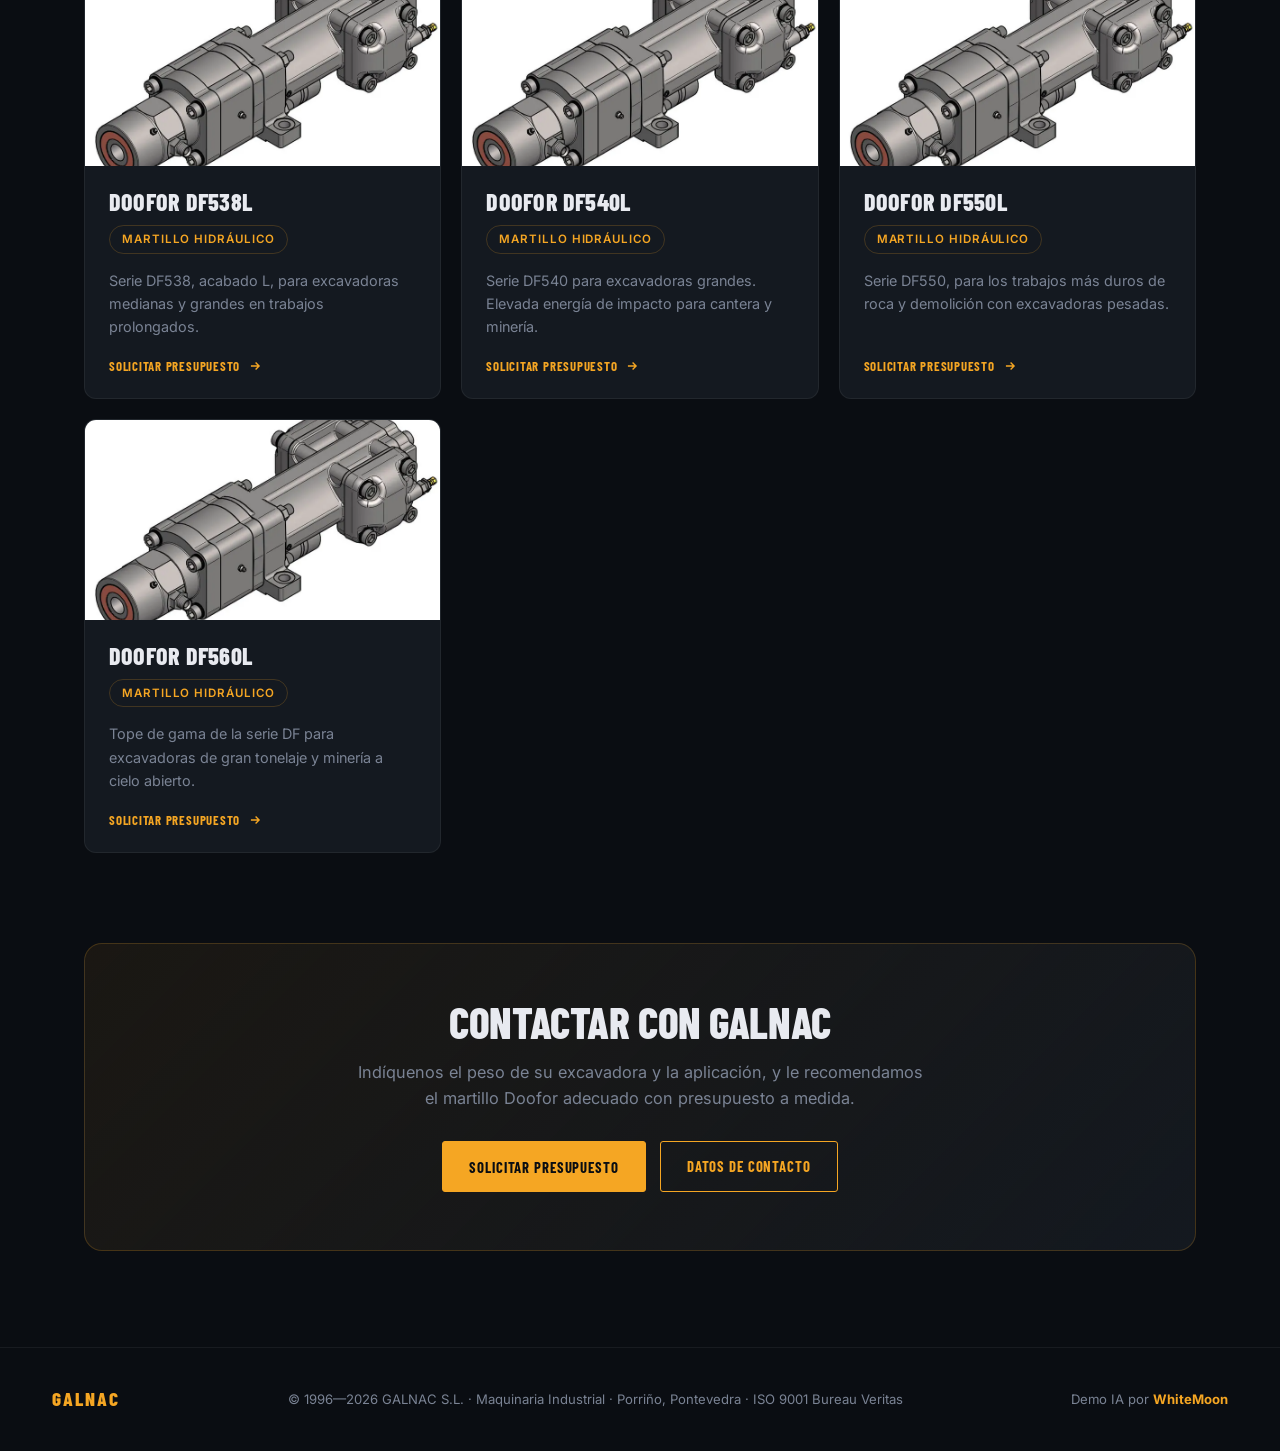
<file: productos/martillos.html>
<!DOCTYPE html>
<html lang="es">
<head>
<meta charset="UTF-8" />
<meta name="viewport" content="width=device-width, initial-scale=1.0" />
<title>Martillos Hidráulicos Doofor · Series DF430–DF560 — GALNAC S.L.</title>
<meta name="description" content="Martillos hidráulicos Doofor para excavadoras: 10 modelos de la serie DF430F a DF560L distribuidos por GALNAC S.L. Solicite presupuesto." />
<meta name="theme-color" content="#0a0d12" />
<link rel="preconnect" href="https://fonts.googleapis.com" />
<link rel="preconnect" href="https://fonts.gstatic.com" crossorigin />
<link href="https://fonts.googleapis.com/css2?family=Barlow+Condensed:wght@500;600;700;800&family=Inter:wght@400;500;600&display=swap" rel="stylesheet" />
<link rel="stylesheet" href="galnac.css" />
</head>
<body>

<header class="nav" id="nav">
  <div class="wrap nav-inner">
    <a href="../index.html#top" class="nav-logo" aria-label="GALNAC inicio">
      <picture>
        <source srcset="../assets/logo-galnac.webp" type="image/webp" />
        <img class="logo-img" src="../assets/logo-galnac.png" alt="Galnac" width="202" height="40" />
      </picture>
      <span class="sep"></span>
      <small>Maquinaria<br>Industrial</small>
    </a>
    <nav class="nav-links">
      <a href="../index.html#top">Inicio</a>
      <a href="../index.html#historia">Historia</a>
      <a href="../index.html#partners">Partners</a>
      <a href="../index.html#equipo">Equipo</a>
      <a href="../index.html#calidad">Calidad</a>
      <a href="../index.html#distribuidores">Distribuidores</a>
    </nav>
    <div class="nav-cta">
      <div class="nav-dropdown">
        <a href="index.html" class="nav-link">Productos<svg class="chev" viewBox="0 0 24 24" fill="none" stroke="currentColor" stroke-width="2.4" stroke-linecap="round" stroke-linejoin="round"><path d="m6 9 6 6 6-6"/></svg></a>
        <div class="dropdown-menu">
          <a class="dropdown-item all" href="index.html">Ver todo el catálogo</a>
          <a class="dropdown-item" href="compresores.html">Compresores GLC</a>
          <a class="dropdown-item" href="martillos.html">Martillos Doofor</a>
          <a class="dropdown-item" href="perforacion.html">Equipos de Perforación</a>
          <a class="dropdown-item" href="aire-gas.html">Sistemas de Aire y Gas</a>
        </div>
      </div>
      <a href="../index.html#contacto" class="btn">Contacto</a>
      <div class="burger" id="burger" aria-label="Menú"><span></span><span></span><span></span></div>
    </div>
  </div>
</header>

<div class="mobile-menu" id="mobileMenu">
  <a href="../index.html#top">Inicio</a>
  <a href="../index.html#historia">Historia</a>
  <a href="index.html">Productos</a>
  <a href="../index.html#partners">Partners</a>
  <a href="../index.html#equipo">Equipo</a>
  <a href="../index.html#calidad">Calidad</a>
  <a href="../index.html#distribuidores">Distribuidores</a>
  <a href="../index.html#contacto">Contacto</a>
</div>

<main class="pp-main">
  <div class="crumb reveal">
    <a href="../index.html#top">Inicio</a><span class="sep">/</span><a href="index.html">Productos</a><span class="sep">/</span><span class="cur">Martillos Doofor</span>
  </div>
  <div class="pp-head reveal">
    <span class="eyebrow">Perforación · Doofor</span>
    <h1>Martillos Hidráulicos Doofor</h1>
    <p class="lead">Distribuimos la gama de martillos hidráulicos Doofor para excavadoras y retroexcavadoras, diez modelos de la serie DF430 a la DF560. Equipos robustos y de alto rendimiento para demolición, cantera, obra pública y trabajos de roca, con repuestos y servicio técnico GALNAC.</p>
  </div>

  <section class="pp-section">
    <div class="sec-head reveal">
      <span class="eyebrow">Modelos disponibles</span>
      <h2>10 martillos de la serie DF</h2>
    </div>
    <div class="model-grid">

      <article class="model-card reveal">
        <div class="mmedia"><picture><source srcset="../assets/martillo-doofor.webp" type="image/webp" /><img src="../assets/martillo-doofor.jpeg" alt="Martillo hidráulico Doofor DF430F" loading="lazy" /></picture></div>
        <div class="mbody">
        <div class="mname">Doofor DF430F</div>
        <span class="mspec">Martillo hidráulico</span>
        <p class="mdesc">Modelo de la serie DF430 para excavadoras ligeras. Acabado F, equilibrio entre peso y potencia de impacto.</p>
        <button class="mcta" onclick="askPresupuesto('martillo hidráulico Doofor DF430F')">Solicitar presupuesto<svg viewBox="0 0 24 24" fill="none" stroke="currentColor" stroke-width="2.4"><path d="M5 12h14M13 6l6 6-6 6"/></svg></button>
              </div>
      </article>

      <article class="model-card reveal">
        <div class="mmedia"><picture><source srcset="../assets/martillo-doofor.webp" type="image/webp" /><img src="../assets/martillo-doofor.jpeg" alt="Martillo hidráulico Doofor DF430F" loading="lazy" /></picture></div>
        <div class="mbody">
        <div class="mname">Doofor DF430X</div>
        <span class="mspec">Martillo hidráulico</span>
        <p class="mdesc">Variante X de la serie DF430, optimizada para un mayor rendimiento en roca y demolición.</p>
        <button class="mcta" onclick="askPresupuesto('martillo hidráulico Doofor DF430X')">Solicitar presupuesto<svg viewBox="0 0 24 24" fill="none" stroke="currentColor" stroke-width="2.4"><path d="M5 12h14M13 6l6 6-6 6"/></svg></button>
              </div>
      </article>

      <article class="model-card reveal">
        <div class="mmedia"><picture><source srcset="../assets/martillo-doofor.webp" type="image/webp" /><img src="../assets/martillo-doofor.jpeg" alt="Martillo hidráulico Doofor DF430F" loading="lazy" /></picture></div>
        <div class="mbody">
        <div class="mname">Doofor DF500X</div>
        <span class="mspec">Martillo hidráulico</span>
        <p class="mdesc">Serie DF500 para excavadoras medianas. Mayor energía de impacto para trabajos exigentes.</p>
        <button class="mcta" onclick="askPresupuesto('martillo hidráulico Doofor DF500X')">Solicitar presupuesto<svg viewBox="0 0 24 24" fill="none" stroke="currentColor" stroke-width="2.4"><path d="M5 12h14M13 6l6 6-6 6"/></svg></button>
              </div>
      </article>

      <article class="model-card reveal">
        <div class="mmedia"><picture><source srcset="../assets/martillo-doofor.webp" type="image/webp" /><img src="../assets/martillo-doofor.jpeg" alt="Martillo hidráulico Doofor DF430F" loading="lazy" /></picture></div>
        <div class="mbody">
        <div class="mname">Doofor DF530F</div>
        <span class="mspec">Martillo hidráulico</span>
        <p class="mdesc">Serie DF530, acabado F, para obra pública y cantera con excavadoras medianas.</p>
        <button class="mcta" onclick="askPresupuesto('martillo hidráulico Doofor DF530F')">Solicitar presupuesto<svg viewBox="0 0 24 24" fill="none" stroke="currentColor" stroke-width="2.4"><path d="M5 12h14M13 6l6 6-6 6"/></svg></button>
              </div>
      </article>

      <article class="model-card reveal">
        <div class="mmedia"><picture><source srcset="../assets/martillo-doofor.webp" type="image/webp" /><img src="../assets/martillo-doofor.jpeg" alt="Martillo hidráulico Doofor DF430F" loading="lazy" /></picture></div>
        <div class="mbody">
        <div class="mname">Doofor DF530S</div>
        <span class="mspec">Martillo hidráulico</span>
        <p class="mdesc">Variante S de la DF530, pensada para un trabajo silencioso y continuo en entorno urbano.</p>
        <button class="mcta" onclick="askPresupuesto('martillo hidráulico Doofor DF530S')">Solicitar presupuesto<svg viewBox="0 0 24 24" fill="none" stroke="currentColor" stroke-width="2.4"><path d="M5 12h14M13 6l6 6-6 6"/></svg></button>
              </div>
      </article>

      <article class="model-card reveal">
        <div class="mmedia"><picture><source srcset="../assets/martillo-doofor.webp" type="image/webp" /><img src="../assets/martillo-doofor.jpeg" alt="Martillo hidráulico Doofor DF430F" loading="lazy" /></picture></div>
        <div class="mbody">
        <div class="mname">Doofor DF530X</div>
        <span class="mspec">Martillo hidráulico</span>
        <p class="mdesc">Versión X de alto rendimiento de la serie DF530 para roca dura y demolición intensiva.</p>
        <button class="mcta" onclick="askPresupuesto('martillo hidráulico Doofor DF530X')">Solicitar presupuesto<svg viewBox="0 0 24 24" fill="none" stroke="currentColor" stroke-width="2.4"><path d="M5 12h14M13 6l6 6-6 6"/></svg></button>
              </div>
      </article>

      <article class="model-card reveal">
        <div class="mmedia"><picture><source srcset="../assets/martillo-doofor.webp" type="image/webp" /><img src="../assets/martillo-doofor.jpeg" alt="Martillo hidráulico Doofor DF430F" loading="lazy" /></picture></div>
        <div class="mbody">
        <div class="mname">Doofor DF538L</div>
        <span class="mspec">Martillo hidráulico</span>
        <p class="mdesc">Serie DF538, acabado L, para excavadoras medianas y grandes en trabajos prolongados.</p>
        <button class="mcta" onclick="askPresupuesto('martillo hidráulico Doofor DF538L')">Solicitar presupuesto<svg viewBox="0 0 24 24" fill="none" stroke="currentColor" stroke-width="2.4"><path d="M5 12h14M13 6l6 6-6 6"/></svg></button>
              </div>
      </article>

      <article class="model-card reveal">
        <div class="mmedia"><picture><source srcset="../assets/martillo-doofor.webp" type="image/webp" /><img src="../assets/martillo-doofor.jpeg" alt="Martillo hidráulico Doofor DF430F" loading="lazy" /></picture></div>
        <div class="mbody">
        <div class="mname">Doofor DF540L</div>
        <span class="mspec">Martillo hidráulico</span>
        <p class="mdesc">Serie DF540 para excavadoras grandes. Elevada energía de impacto para cantera y minería.</p>
        <button class="mcta" onclick="askPresupuesto('martillo hidráulico Doofor DF540L')">Solicitar presupuesto<svg viewBox="0 0 24 24" fill="none" stroke="currentColor" stroke-width="2.4"><path d="M5 12h14M13 6l6 6-6 6"/></svg></button>
              </div>
      </article>

      <article class="model-card reveal">
        <div class="mmedia"><picture><source srcset="../assets/martillo-doofor.webp" type="image/webp" /><img src="../assets/martillo-doofor.jpeg" alt="Martillo hidráulico Doofor DF430F" loading="lazy" /></picture></div>
        <div class="mbody">
        <div class="mname">Doofor DF550L</div>
        <span class="mspec">Martillo hidráulico</span>
        <p class="mdesc">Serie DF550, para los trabajos más duros de roca y demolición con excavadoras pesadas.</p>
        <button class="mcta" onclick="askPresupuesto('martillo hidráulico Doofor DF550L')">Solicitar presupuesto<svg viewBox="0 0 24 24" fill="none" stroke="currentColor" stroke-width="2.4"><path d="M5 12h14M13 6l6 6-6 6"/></svg></button>
              </div>
      </article>

      <article class="model-card reveal">
        <div class="mmedia"><picture><source srcset="../assets/martillo-doofor.webp" type="image/webp" /><img src="../assets/martillo-doofor.jpeg" alt="Martillo hidráulico Doofor DF430F" loading="lazy" /></picture></div>
        <div class="mbody">
        <div class="mname">Doofor DF560L</div>
        <span class="mspec">Martillo hidráulico</span>
        <p class="mdesc">Tope de gama de la serie DF para excavadoras de gran tonelaje y minería a cielo abierto.</p>
        <button class="mcta" onclick="askPresupuesto('martillo hidráulico Doofor DF560L')">Solicitar presupuesto<svg viewBox="0 0 24 24" fill="none" stroke="currentColor" stroke-width="2.4"><path d="M5 12h14M13 6l6 6-6 6"/></svg></button>
              </div>
      </article>

    </div>
  </section>

  <div class="pp-final reveal">
    <div class="pp-final-inner">
      <h2>Contactar con Galnac</h2>
      <p>Indíquenos el peso de su excavadora y la aplicación, y le recomendamos el martillo Doofor adecuado con presupuesto a medida.</p>
      <div class="pp-final-actions">
        <button class="btn" onclick="askPresupuesto('martillos hidráulicos Doofor')">Solicitar presupuesto</button>
        <a class="btn ghost" href="../index.html#contacto">Datos de contacto</a>
      </div>
    </div>
  </div>
</main>

<footer class="foot">
  <div class="wrap foot-inner">
    <span class="foot-logo">GALNAC</span>
    <span>© 1996—2026 GALNAC S.L. · Maquinaria Industrial · Porriño, Pontevedra · ISO 9001 Bureau Veritas</span>
    <span class="foot-wm">Demo IA por <b>WhiteMoon</b></span>
  </div>
</footer>

<script src="galnac.js"></script>
</body>
</html>
</file>
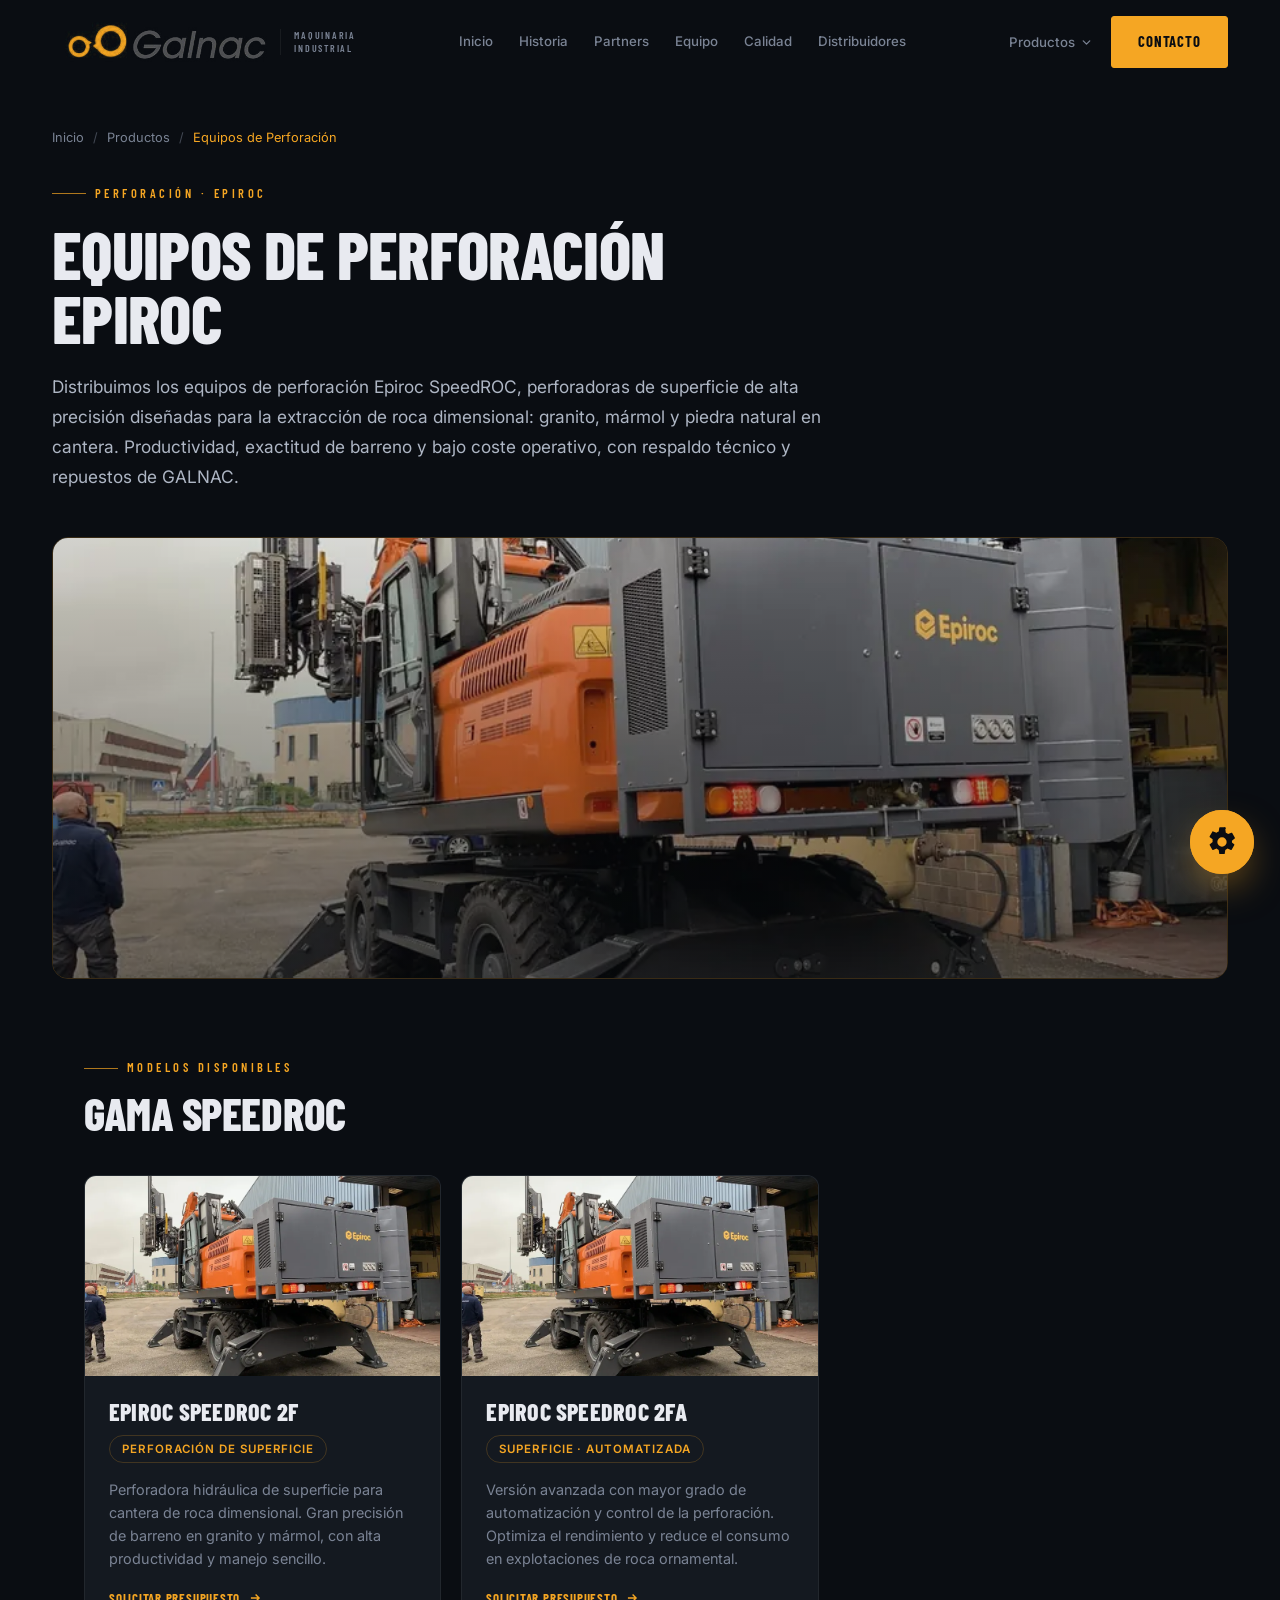
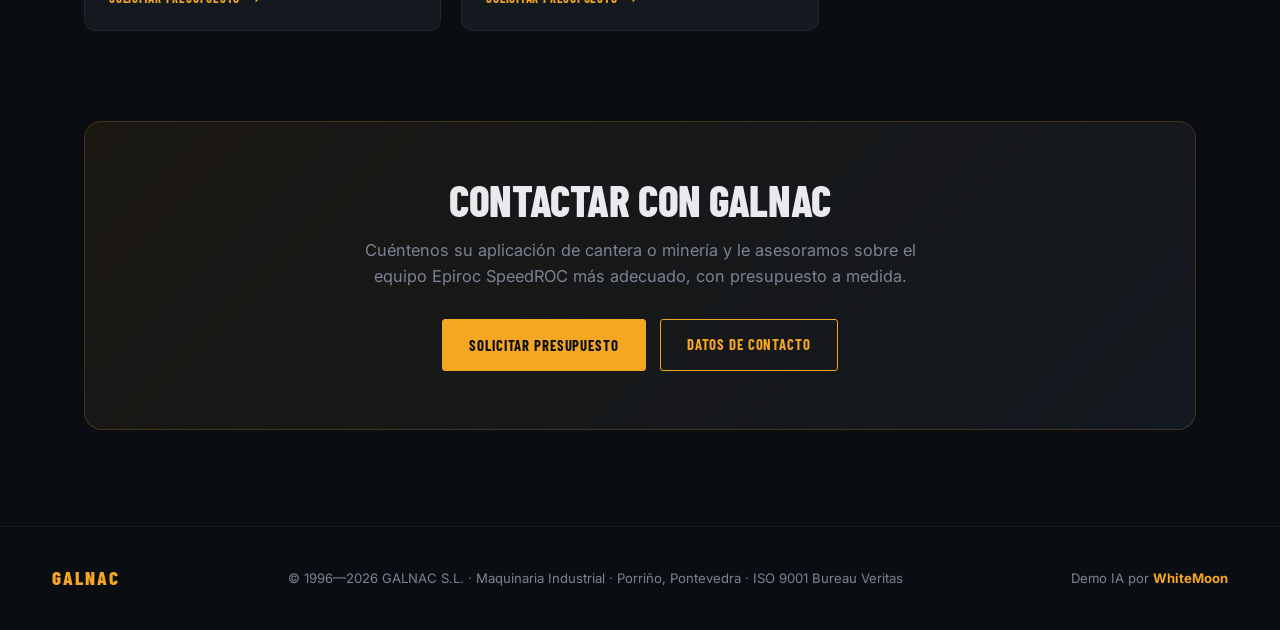
<file: productos/perforacion.html>
<!DOCTYPE html>
<html lang="es">
<head>
<meta charset="UTF-8" />
<meta name="viewport" content="width=device-width, initial-scale=1.0" />
<title>Equipos de Perforación Epiroc · SpeedROC 2F / 2FA — GALNAC S.L.</title>
<meta name="description" content="Equipos de perforación Epiroc SpeedROC 2F y 2FA para canteras, granito, mármol y roca dimensional, distribuidos por GALNAC S.L. Solicite presupuesto." />
<meta name="theme-color" content="#0a0d12" />
<link rel="preconnect" href="https://fonts.googleapis.com" />
<link rel="preconnect" href="https://fonts.gstatic.com" crossorigin />
<link href="https://fonts.googleapis.com/css2?family=Barlow+Condensed:wght@500;600;700;800&family=Inter:wght@400;500;600&display=swap" rel="stylesheet" />
<link rel="stylesheet" href="galnac.css" />
</head>
<body>

<header class="nav" id="nav">
  <div class="wrap nav-inner">
    <a href="../index.html#top" class="nav-logo" aria-label="GALNAC inicio">
      <picture>
        <source srcset="../assets/logo-galnac.webp" type="image/webp" />
        <img class="logo-img" src="../assets/logo-galnac.png" alt="Galnac" width="202" height="40" />
      </picture>
      <span class="sep"></span>
      <small>Maquinaria<br>Industrial</small>
    </a>
    <nav class="nav-links">
      <a href="../index.html#top">Inicio</a>
      <a href="../index.html#historia">Historia</a>
      <a href="../index.html#partners">Partners</a>
      <a href="../index.html#equipo">Equipo</a>
      <a href="../index.html#calidad">Calidad</a>
      <a href="../index.html#distribuidores">Distribuidores</a>
    </nav>
    <div class="nav-cta">
      <div class="nav-dropdown">
        <a href="index.html" class="nav-link">Productos<svg class="chev" viewBox="0 0 24 24" fill="none" stroke="currentColor" stroke-width="2.4" stroke-linecap="round" stroke-linejoin="round"><path d="m6 9 6 6 6-6"/></svg></a>
        <div class="dropdown-menu">
          <a class="dropdown-item all" href="index.html">Ver todo el catálogo</a>
          <a class="dropdown-item" href="compresores.html">Compresores GLC</a>
          <a class="dropdown-item" href="martillos.html">Martillos Doofor</a>
          <a class="dropdown-item" href="perforacion.html">Equipos de Perforación</a>
          <a class="dropdown-item" href="aire-gas.html">Sistemas de Aire y Gas</a>
        </div>
      </div>
      <a href="../index.html#contacto" class="btn">Contacto</a>
      <div class="burger" id="burger" aria-label="Menú"><span></span><span></span><span></span></div>
    </div>
  </div>
</header>

<div class="mobile-menu" id="mobileMenu">
  <a href="../index.html#top">Inicio</a>
  <a href="../index.html#historia">Historia</a>
  <a href="index.html">Productos</a>
  <a href="../index.html#partners">Partners</a>
  <a href="../index.html#equipo">Equipo</a>
  <a href="../index.html#calidad">Calidad</a>
  <a href="../index.html#distribuidores">Distribuidores</a>
  <a href="../index.html#contacto">Contacto</a>
</div>

<main class="pp-main">
  <div class="crumb reveal">
    <a href="../index.html#top">Inicio</a><span class="sep">/</span><a href="index.html">Productos</a><span class="sep">/</span><span class="cur">Equipos de Perforación</span>
  </div>
  <div class="pp-head reveal">
    <span class="eyebrow">Perforación · Epiroc</span>
    <h1>Equipos de Perforación Epiroc</h1>
    <p class="lead">Distribuimos los equipos de perforación Epiroc SpeedROC, perforadoras de superficie de alta precisión diseñadas para la extracción de roca dimensional: granito, mármol y piedra natural en cantera. Productividad, exactitud de barreno y bajo coste operativo, con respaldo técnico y repuestos de GALNAC.</p>
  </div>
  <div class="pp-banner reveal">
    <picture><source srcset="../assets/maquina-epiroc.webp" type="image/webp" /><img src="../assets/maquina-epiroc.jpeg" alt="Equipo de perforación Epiroc en las instalaciones de GALNAC" loading="lazy" /></picture>
  </div>

  <section class="pp-section">
    <div class="sec-head reveal">
      <span class="eyebrow">Modelos disponibles</span>
      <h2>Gama SpeedROC</h2>
    </div>
    <div class="model-grid">

      <article class="model-card reveal">
        <div class="mmedia"><picture><source srcset="../assets/maquina-epiroc.webp" type="image/webp" /><img src="../assets/maquina-epiroc.jpeg" alt="Equipo de perforación Epiroc" loading="lazy" /></picture></div>
        <div class="mbody">
        <div class="mname">Epiroc SpeedROC 2F</div>
        <span class="mspec">Perforación de superficie</span>
        <p class="mdesc">Perforadora hidráulica de superficie para cantera de roca dimensional. Gran precisión de barreno en granito y mármol, con alta productividad y manejo sencillo.</p>
        <button class="mcta" onclick="askPresupuesto('equipo de perforación Epiroc SpeedROC 2F')">Solicitar presupuesto<svg viewBox="0 0 24 24" fill="none" stroke="currentColor" stroke-width="2.4"><path d="M5 12h14M13 6l6 6-6 6"/></svg></button>
              </div>
      </article>

      <article class="model-card reveal">
        <div class="mmedia"><picture><source srcset="../assets/maquina-epiroc.webp" type="image/webp" /><img src="../assets/maquina-epiroc.jpeg" alt="Equipo de perforación Epiroc" loading="lazy" /></picture></div>
        <div class="mbody">
        <div class="mname">Epiroc SpeedROC 2FA</div>
        <span class="mspec">Superficie · automatizada</span>
        <p class="mdesc">Versión avanzada con mayor grado de automatización y control de la perforación. Optimiza el rendimiento y reduce el consumo en explotaciones de roca ornamental.</p>
        <button class="mcta" onclick="askPresupuesto('equipo de perforación Epiroc SpeedROC 2FA')">Solicitar presupuesto<svg viewBox="0 0 24 24" fill="none" stroke="currentColor" stroke-width="2.4"><path d="M5 12h14M13 6l6 6-6 6"/></svg></button>
              </div>
      </article>

    </div>
  </section>

  <div class="pp-final reveal">
    <div class="pp-final-inner">
      <h2>Contactar con Galnac</h2>
      <p>Cuéntenos su aplicación de cantera o minería y le asesoramos sobre el equipo Epiroc SpeedROC más adecuado, con presupuesto a medida.</p>
      <div class="pp-final-actions">
        <button class="btn" onclick="askPresupuesto('equipos de perforación Epiroc SpeedROC')">Solicitar presupuesto</button>
        <a class="btn ghost" href="../index.html#contacto">Datos de contacto</a>
      </div>
    </div>
  </div>
</main>

<footer class="foot">
  <div class="wrap foot-inner">
    <span class="foot-logo">GALNAC</span>
    <span>© 1996—2026 GALNAC S.L. · Maquinaria Industrial · Porriño, Pontevedra · ISO 9001 Bureau Veritas</span>
    <span class="foot-wm">Demo IA por <b>WhiteMoon</b></span>
  </div>
</footer>

<script src="galnac.js"></script>
</body>
</html>
</file>
<file: productos/galnac.css>
/* GALNAC — estilos compartidos de las páginas internas de productos */
:root{
  --bg:#0a0d12;
  --bg2:#0f1318;
  --card:#141920;
  --p:#f5a623;
  --p2:#ffc107;
  --text:#e8eaf0;
  --muted:#7a8394;
  --border:rgba(245,166,35,.2);
  --line:rgba(255,255,255,.06);
  --display:"Barlow Condensed",system-ui,sans-serif;
  --body:"Inter",system-ui,sans-serif;
  --maxw:1240px;
}
*{margin:0;padding:0;box-sizing:border-box}
html{scroll-behavior:smooth;scroll-padding-top:96px}
body{background:var(--bg);color:var(--text);font-family:var(--body);font-weight:400;line-height:1.6;overflow-x:hidden;-webkit-font-smoothing:antialiased}
::selection{background:var(--p);color:#0a0d12}
a{color:inherit;text-decoration:none}
img{max-width:100%;display:block}
picture{display:contents}
h1,h2,h3,.display{font-family:var(--display);font-weight:800;line-height:.95;letter-spacing:-.01em;text-transform:uppercase}
.wrap{max-width:var(--maxw);margin:0 auto;padding:0 32px}
.eyebrow{font-family:var(--display);font-weight:600;text-transform:uppercase;letter-spacing:.28em;font-size:.78rem;color:var(--p);display:inline-flex;align-items:center;gap:.7em}
.eyebrow::before{content:"";width:34px;height:1px;background:var(--p);display:inline-block;opacity:.7}

/* ============ NAV ============ */
header.nav{position:fixed;top:0;left:0;right:0;z-index:900;transition:background .4s ease,border-color .4s ease,backdrop-filter .4s}
header.nav::after{content:"";position:absolute;inset:0;border-bottom:1px solid transparent;transition:border-color .4s;pointer-events:none}
header.nav.scrolled{background:rgba(8,10,14,.82);backdrop-filter:blur(14px)}
header.nav.scrolled::after{border-bottom-color:var(--line)}
.nav-inner{display:flex;align-items:center;justify-content:space-between;height:84px}
.nav-logo{display:flex;align-items:center;gap:13px}
.nav-logo .logo-img{display:block;height:40px;width:auto;flex-shrink:0}
.nav-logo .logo-fallback{display:none;color:var(--p);font-family:var(--display);font-weight:800;font-size:1.5rem;letter-spacing:.1em;line-height:1}
.nav-logo .sep{width:1px;height:26px;background:var(--line)}
.nav-logo small{font-family:var(--display);font-weight:600;letter-spacing:.18em;font-size:.62rem;color:var(--muted);text-transform:uppercase;line-height:1.3}
.nav-links{display:flex;align-items:center;gap:26px}
.nav-links a{font-size:.83rem;font-weight:500;color:var(--muted);position:relative;transition:color .25s}
.nav-links a::after{content:"";position:absolute;left:0;bottom:-6px;width:0;height:1.5px;background:var(--p);transition:width .3s ease}
.nav-links a:hover{color:var(--text)}
.nav-links a:hover::after{width:100%}
/* dropdown productos (lista simple) */
.nav-dropdown{position:relative}
.nav-dropdown>.nav-link{display:inline-flex;align-items:center;gap:5px;font-size:.83rem;font-weight:500;color:var(--muted);cursor:pointer;transition:color .25s}
.nav-dropdown:hover>.nav-link{color:var(--text)}
.nav-dropdown>.nav-link .chev{width:13px;height:13px;transition:transform .3s}
.nav-dropdown:hover>.nav-link .chev{transform:rotate(180deg);color:var(--p)}
.dropdown-menu{display:none;position:absolute;top:100%;right:0;margin-top:14px;background:#0d1117;border:1px solid rgba(245,166,35,.3);border-radius:12px;padding:10px;z-index:999;box-shadow:0 18px 50px rgba(0,0,0,.6);min-width:248px}
.dropdown-menu::before{content:"";position:absolute;top:-14px;left:0;right:0;height:14px}
.nav-dropdown:hover .dropdown-menu{display:block}
.dropdown-item{display:block;padding:9px 16px;color:#c2c7d2;font-size:.86rem;border-radius:7px;transition:color .2s,background .2s,padding .2s}
.dropdown-item:hover{color:var(--p);background:rgba(245,166,35,.06);padding-left:21px}
.dropdown-item.all{color:var(--p);font-weight:600;border-bottom:1px solid rgba(255,255,255,.07);border-radius:0;margin-bottom:5px;padding-bottom:12px}
.dropdown-item.all:hover{padding-left:16px}
.btn{display:inline-flex;align-items:center;gap:9px;font-family:var(--display);font-weight:700;text-transform:uppercase;letter-spacing:.06em;font-size:.92rem;padding:13px 26px;border-radius:3px;border:1px solid var(--p);color:#0a0d12;background:var(--p);transition:transform .2s ease,box-shadow .3s ease,background .3s;cursor:pointer}
.btn:hover{transform:translateY(-2px);box-shadow:0 10px 30px -10px rgba(245,166,35,.6)}
.btn.ghost{background:transparent;color:var(--p)}
.btn.ghost:hover{background:rgba(245,166,35,.08)}
.nav-cta{display:flex;align-items:center;gap:18px}
.burger{display:none;flex-direction:column;gap:5px;cursor:pointer;padding:8px}
.burger span{width:26px;height:2px;background:var(--text);transition:.3s}
.mobile-menu{position:fixed;inset:0;background:rgba(8,10,14,.97);backdrop-filter:blur(10px);z-index:899;display:flex;flex-direction:column;justify-content:center;align-items:center;gap:24px;opacity:0;pointer-events:none;transition:opacity .35s}
.mobile-menu.open{opacity:1;pointer-events:auto}
.mobile-menu a{font-family:var(--display);font-weight:700;text-transform:uppercase;font-size:1.6rem;color:var(--text);letter-spacing:.02em}
.mobile-menu a:hover{color:var(--p)}

/* ============ PÁGINA DE PRODUCTO ============ */
.pp-main{max-width:var(--maxw);margin:0 auto;padding:128px 32px 0}
.crumb{display:flex;align-items:center;gap:9px;font-size:.8rem;color:var(--muted);margin-bottom:28px;flex-wrap:wrap}
.crumb a{transition:color .2s}
.crumb a:hover{color:var(--text)}
.crumb .sep{opacity:.5}
.crumb .cur{color:var(--p)}
.pp-head{max-width:780px}
.pp-head h1{font-size:clamp(2.3rem,6vw,4.2rem);margin-top:18px}
.pp-head .lead{color:#aeb6c4;font-size:1.08rem;margin-top:22px;line-height:1.75}
.pp-banner{margin-top:44px;border-radius:16px;overflow:hidden;border:1px solid var(--border);position:relative}
.pp-banner img{width:100%;height:clamp(240px,42vw,440px);object-fit:cover}
.pp-banner::after{content:"";position:absolute;inset:0;background:linear-gradient(180deg,rgba(10,13,18,.1),rgba(10,13,18,.55))}

.pp-section{max-width:var(--maxw);margin:0 auto;padding:72px 32px 0}
.pp-section .sec-head{margin-bottom:40px}
.pp-section .sec-head h2{font-size:clamp(1.9rem,4vw,2.8rem);margin-top:14px}

/* grid de modelos */
.model-grid{display:grid;grid-template-columns:repeat(3,1fr);gap:20px}
.model-card{background:var(--card);border:1px solid var(--line);border-radius:12px;overflow:hidden;display:flex;flex-direction:column;transition:border-color .3s,transform .3s}
.model-card:hover{border-color:var(--border);transform:translateY(-4px)}
.model-card .mmedia{height:200px;overflow:hidden;background:#0d1117}
.model-card .mmedia img{width:100%;height:100%;object-fit:cover;transition:transform .6s ease}
.model-card:hover .mmedia img{transform:scale(1.05)}
.model-card .mbody{padding:24px;display:flex;flex-direction:column;flex:1}
.model-card .mname{font-family:var(--display);font-weight:800;font-size:1.5rem;text-transform:uppercase;letter-spacing:.01em;line-height:1}
.model-card .mspec{margin-top:11px;font-size:.72rem;font-weight:600;letter-spacing:.08em;text-transform:uppercase;color:var(--p);border:1px solid var(--border);border-radius:100px;padding:4px 12px;align-self:flex-start}
.model-card .mdesc{color:var(--muted);font-size:.9rem;margin-top:15px;flex:1}
.model-card .mcta{margin-top:20px;display:inline-flex;align-items:center;gap:8px;font-family:var(--display);font-weight:700;text-transform:uppercase;letter-spacing:.06em;font-size:.8rem;color:var(--p);background:none;border:none;cursor:pointer;padding:0;align-self:flex-start;transition:gap .3s}
.model-card .mcta:hover{gap:13px}
.model-card .mcta svg{width:14px;height:14px}

/* catálogo — 4 cards grandes */
.catalog-grid{display:grid;grid-template-columns:1fr 1fr;gap:24px;margin-top:6px}
.catalog-card{position:relative;display:flex;flex-direction:column;background:var(--card);border:1px solid var(--border);border-radius:14px;overflow:hidden;transition:border-color .35s,transform .35s,box-shadow .35s}
.catalog-card:hover{transform:translateY(-6px);border-color:var(--p);box-shadow:0 24px 50px -26px rgba(245,166,35,.4)}
.catalog-media{height:200px;position:relative;background:linear-gradient(135deg,rgba(245,166,35,.16),rgba(20,25,32,.5))}
.catalog-media img{width:100%;height:100%;object-fit:cover;transition:transform .7s ease}
.catalog-card:hover .catalog-media img{transform:scale(1.05)}
.catalog-media::after{content:"";position:absolute;inset:0;background:linear-gradient(180deg,rgba(10,13,18,.15),rgba(20,25,32,.55))}
.catalog-badge{position:absolute;left:26px;bottom:-28px;z-index:2;width:62px;height:62px;border-radius:14px;background:var(--bg2);border:1px solid var(--border);display:flex;align-items:center;justify-content:center;color:var(--p);box-shadow:0 14px 30px -12px rgba(0,0,0,.7)}
.catalog-badge svg{width:30px;height:30px}
.catalog-body{padding:42px 28px 28px;display:flex;flex-direction:column;flex:1}
.catalog-body h3{font-size:1.5rem;font-weight:700;letter-spacing:.01em}
.catalog-body .count{font-family:var(--display);font-weight:700;font-size:.74rem;letter-spacing:.06em;text-transform:uppercase;color:var(--p);margin-top:6px}
.catalog-body p{color:var(--muted);font-size:.95rem;margin-top:12px;flex:1}
.catalog-body .go{margin-top:20px;display:inline-flex;align-items:center;gap:8px;font-family:var(--display);font-weight:700;text-transform:uppercase;letter-spacing:.06em;font-size:.82rem;color:var(--p);transition:gap .3s}
.catalog-card:hover .catalog-body .go{gap:14px}
.catalog-body .go svg{width:15px;height:15px}

/* CTA final */
.pp-final{max-width:var(--maxw);margin:90px auto 0;padding:0 32px}
.pp-final-inner{background:linear-gradient(135deg,rgba(245,166,35,.07),var(--card));border:1px solid var(--border);border-radius:18px;padding:58px 40px;text-align:center}
.pp-final-inner h2{font-size:clamp(1.9rem,4vw,2.7rem)}
.pp-final-inner p{color:var(--muted);margin:16px auto 30px;max-width:580px;font-size:1.02rem}
.pp-final-actions{display:flex;gap:14px;justify-content:center;flex-wrap:wrap}

/* footer */
footer.foot{border-top:1px solid var(--line);padding:36px 0;margin-top:96px}
.foot-inner{display:flex;align-items:center;justify-content:space-between;flex-wrap:wrap;gap:18px;color:var(--muted);font-size:.82rem}
.foot-inner .foot-logo{font-family:var(--display);font-weight:800;letter-spacing:.1em;color:var(--p);font-size:1.2rem}
.foot-wm{color:var(--muted)}
.foot-wm b{color:var(--p)}

/* reveal */
.reveal{opacity:0;transform:translateY(34px);transition:opacity .8s cubic-bezier(.16,1,.3,1),transform .8s cubic-bezier(.16,1,.3,1)}
.reveal.is-in{opacity:1;transform:none}

/* ============ CHATBOT ============ */
.fab{position:fixed;right:26px;bottom:26px;z-index:950;width:64px;height:64px;border-radius:50%;background:var(--p);border:none;cursor:pointer;display:flex;align-items:center;justify-content:center;box-shadow:0 16px 40px -10px rgba(245,166,35,.65);transition:transform .3s ease,box-shadow .3s}
.fab:hover{transform:scale(1.08) rotate(15deg)}
.fab svg{width:32px;height:32px;color:#0a0d12;animation:gear 12s linear infinite}
@keyframes gear{to{transform:rotate(360deg)}}
.fab .ping{position:absolute;inset:0;border-radius:50%;border:2px solid var(--p);animation:fabping 2.6s ease-out infinite}
@keyframes fabping{0%{transform:scale(1);opacity:.7}100%{transform:scale(1.5);opacity:0}}
.chat{position:fixed;right:26px;bottom:26px;z-index:960;width:392px;max-width:calc(100vw - 32px);height:600px;max-height:calc(100vh - 40px);background:var(--bg2);border:1px solid var(--border);border-radius:16px;display:flex;flex-direction:column;overflow:hidden;box-shadow:0 40px 90px -30px rgba(0,0,0,.9);transform:translateY(30px) scale(.96);opacity:0;pointer-events:none;transition:transform .35s cubic-bezier(.16,1,.3,1),opacity .35s}
.chat.open{transform:none;opacity:1;pointer-events:auto}
.chat-head{display:flex;align-items:center;gap:14px;padding:18px 20px;background:var(--card);border-bottom:1px solid var(--line)}
.chat-ava{width:46px;height:46px;border-radius:50%;background:linear-gradient(135deg,var(--p),#c97e10);display:flex;align-items:center;justify-content:center;flex-shrink:0}
.chat-ava svg{width:26px;height:26px;color:#0a0d12}
.chat-head .hi b{font-family:var(--display);font-weight:800;font-size:1.18rem;text-transform:uppercase;letter-spacing:.04em;display:block;line-height:1}
.chat-head .hi small{color:var(--muted);font-size:.74rem;display:flex;align-items:center;gap:6px;margin-top:4px}
.chat-head .hi small i{width:7px;height:7px;border-radius:50%;background:#22c55e;display:inline-block}
.chat-x{margin-left:auto;background:none;border:none;color:var(--muted);cursor:pointer;font-size:1.5rem;line-height:1;padding:4px 8px;transition:color .2s}
.chat-x:hover{color:var(--text)}
.chat-body{flex:1;overflow-y:auto;padding:20px;display:flex;flex-direction:column;gap:14px;scrollbar-width:thin;scrollbar-color:var(--p) transparent}
.chat-body::-webkit-scrollbar{width:6px}
.chat-body::-webkit-scrollbar-thumb{background:rgba(245,166,35,.4);border-radius:3px}
.msg{max-width:84%;padding:12px 15px;border-radius:13px;font-size:.92rem;line-height:1.5;white-space:pre-wrap;word-wrap:break-word;animation:msgin .35s ease}
@keyframes msgin{from{opacity:0;transform:translateY(8px)}to{opacity:1;transform:none}}
.msg.bot{align-self:flex-start;background:var(--card);border:1px solid var(--line);border-bottom-left-radius:4px}
.msg.me{align-self:flex-end;background:var(--p);color:#0a0d12;font-weight:500;border-bottom-right-radius:4px}
.typing{align-self:flex-start;display:flex;gap:5px;padding:14px 16px;background:var(--card);border:1px solid var(--line);border-radius:13px;border-bottom-left-radius:4px}
.typing span{width:7px;height:7px;border-radius:50%;background:var(--muted);animation:typing 1.2s infinite}
.typing span:nth-child(2){animation-delay:.2s}.typing span:nth-child(3){animation-delay:.4s}
@keyframes typing{0%,60%,100%{opacity:.3;transform:translateY(0)}30%{opacity:1;transform:translateY(-4px)}}
.quicks{display:flex;flex-wrap:wrap;gap:8px;padding:0 20px 14px}
.quick{font-family:var(--body);font-size:.8rem;font-weight:500;border:1px solid var(--border);background:rgba(245,166,35,.05);color:var(--p2);border-radius:100px;padding:8px 13px;cursor:pointer;transition:background .25s,transform .2s}
.quick:hover{background:rgba(245,166,35,.16);transform:translateY(-2px)}
.chat-input{display:flex;gap:10px;padding:14px 16px;border-top:1px solid var(--line);background:var(--card)}
.chat-input input{flex:1;background:var(--bg);border:1px solid var(--line);border-radius:9px;color:var(--text);padding:12px 14px;font-family:var(--body);font-size:.92rem;outline:none;transition:border-color .25s}
.chat-input input:focus{border-color:var(--border)}
.chat-input button{background:var(--p);border:none;border-radius:9px;width:46px;cursor:pointer;display:flex;align-items:center;justify-content:center;flex-shrink:0;transition:transform .2s,opacity .2s}
.chat-input button:hover{transform:scale(1.06)}
.chat-input button:disabled{opacity:.45;cursor:default}
.chat-input button svg{width:20px;height:20px;color:#0a0d12}

/* ============ RESPONSIVE ============ */
@media(max-width:900px){
  .wrap,.pp-main,.pp-section,.pp-final{padding-left:22px;padding-right:22px}
  .nav-links{display:none}
  .nav-cta .btn{display:none}
  .nav-dropdown{display:none}
  .burger{display:flex}
  .model-grid{grid-template-columns:1fr 1fr}
  .catalog-grid{grid-template-columns:1fr}
}
@media(max-width:600px){
  .wrap,.pp-main,.pp-section,.pp-final{padding-left:18px;padding-right:18px}
  .model-grid{grid-template-columns:1fr}
  .chat{right:0;bottom:0;width:100vw;height:100vh;max-height:100vh;border-radius:0}
  .fab{right:18px;bottom:18px}
  .pp-final-inner{padding:42px 24px}
}
@media(prefers-reduced-motion:reduce){
  *{animation-duration:.001ms!important;animation-iteration-count:1!important;transition-duration:.001ms!important;scroll-behavior:auto!important}
  .reveal{opacity:1!important;transform:none!important}
}
</file>
